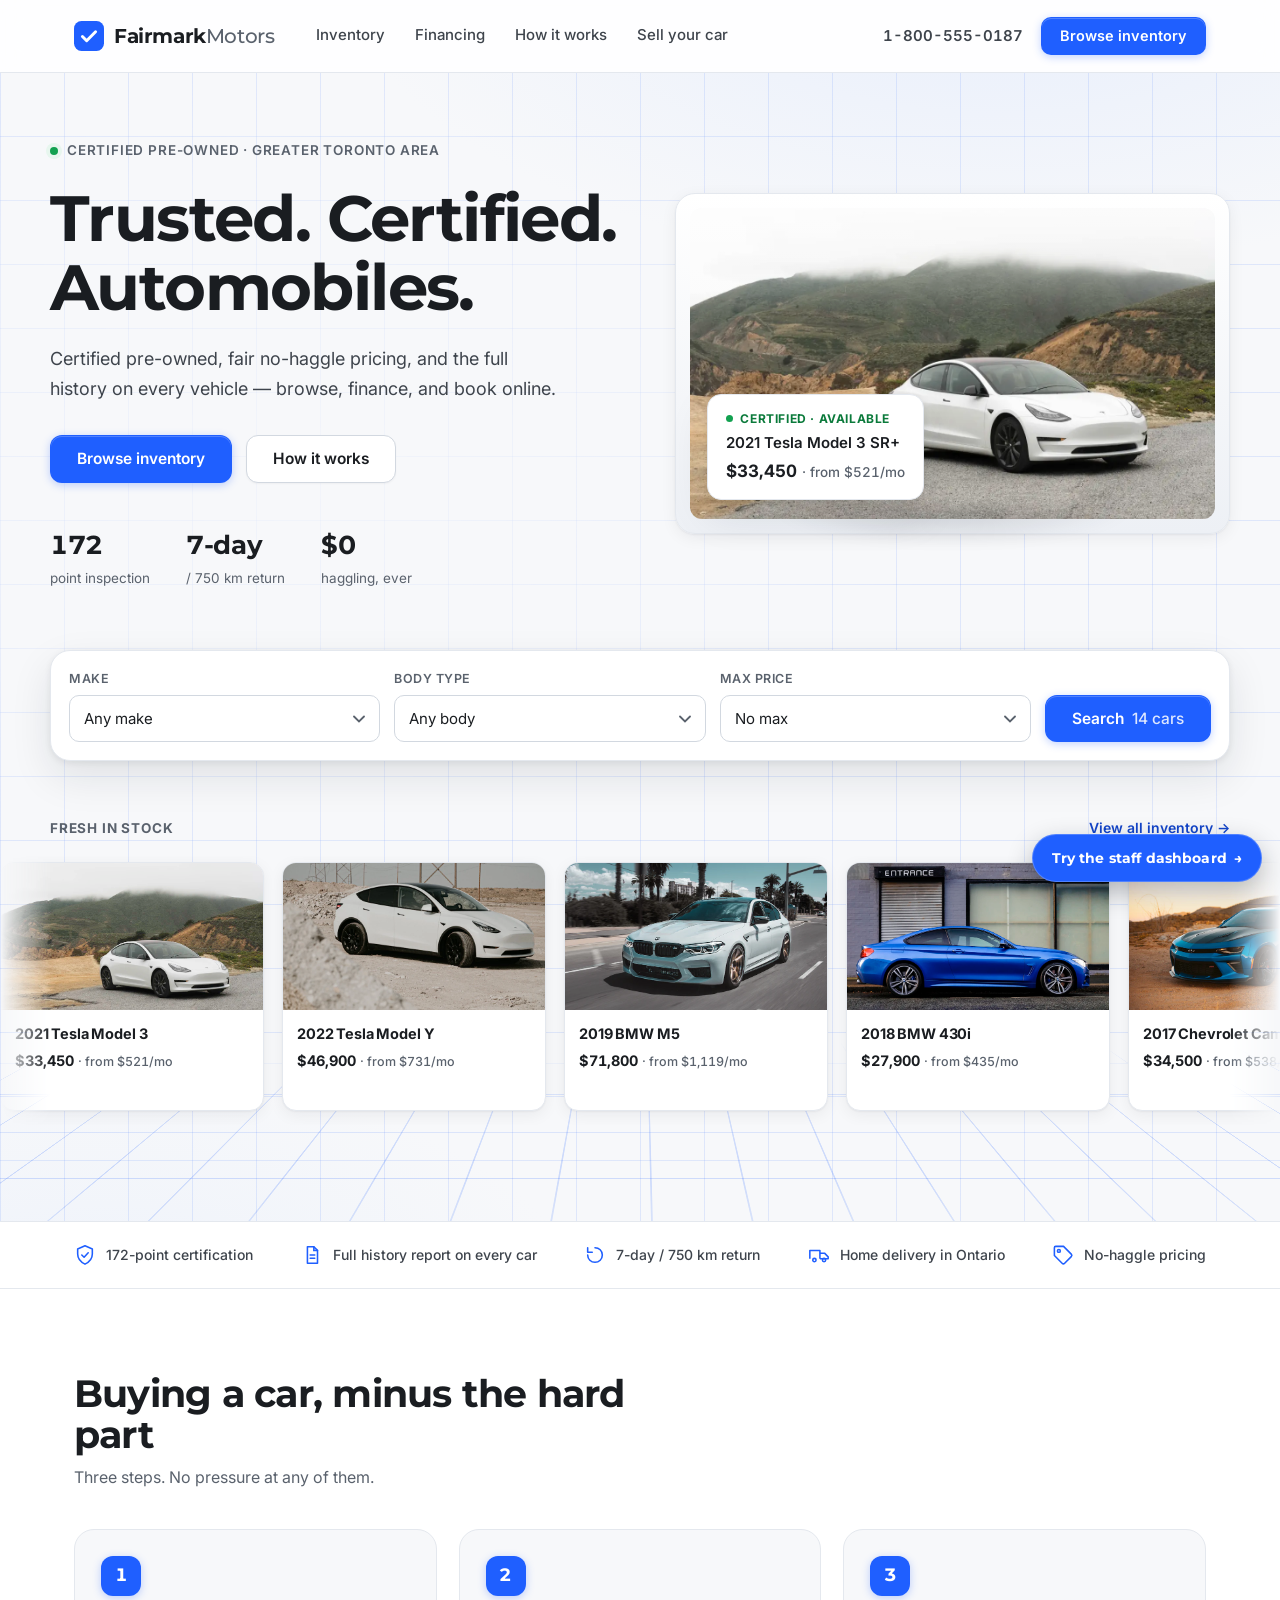
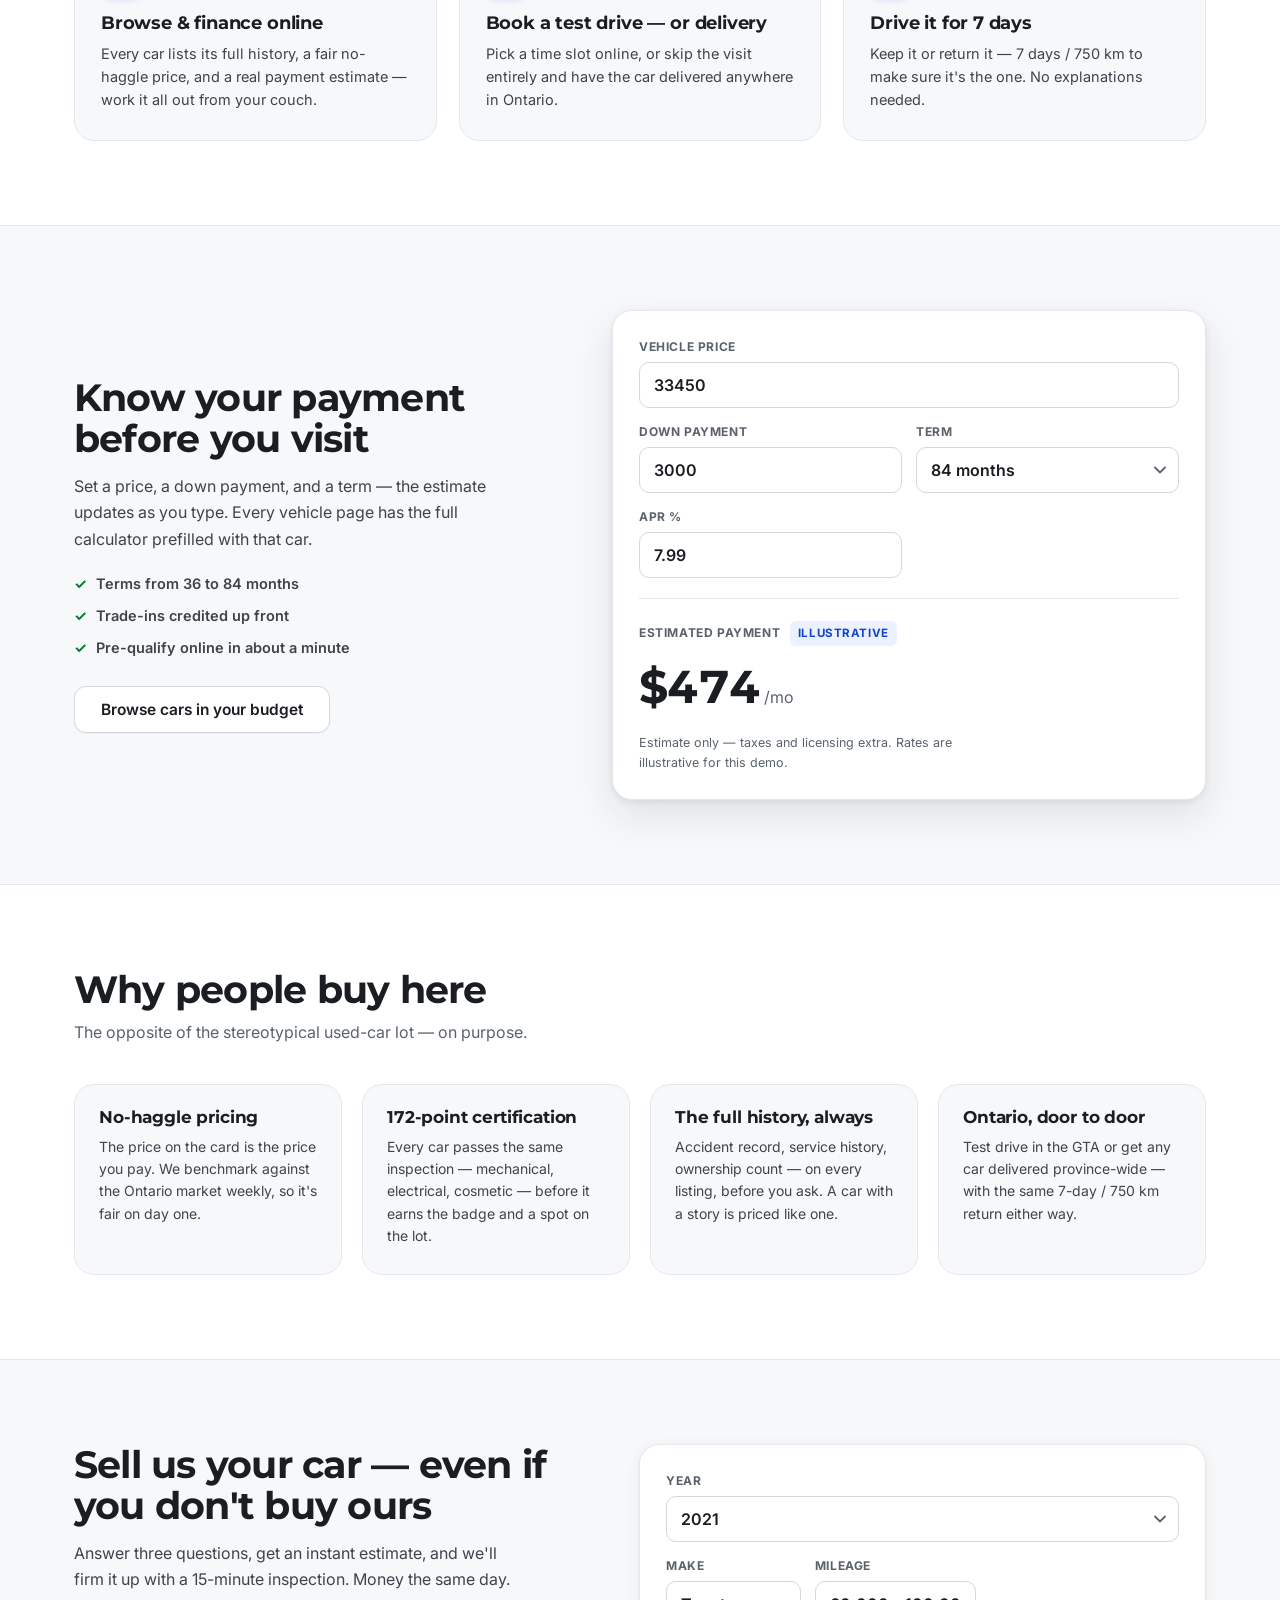
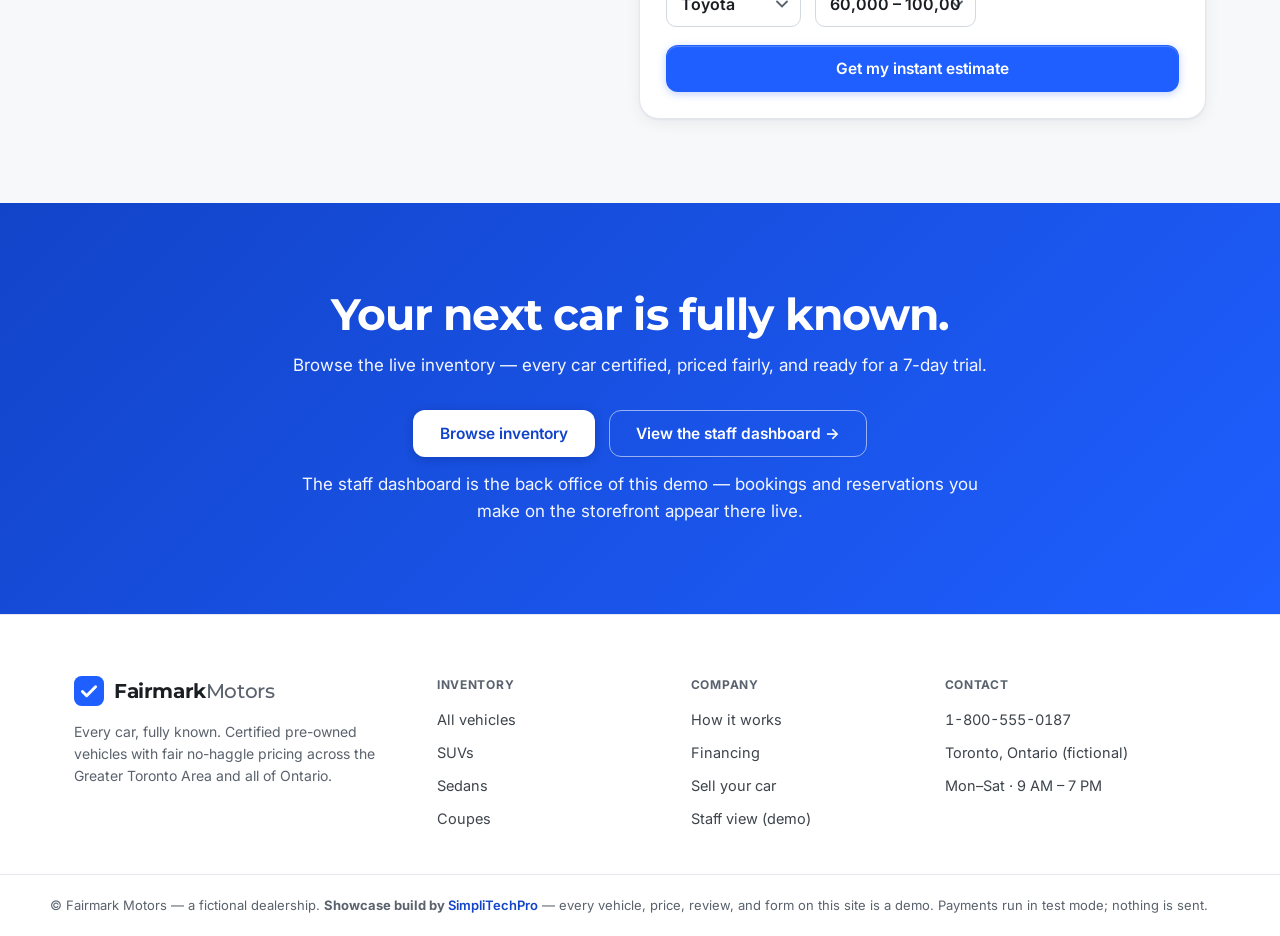
<file: index.html>
<!DOCTYPE html>
<html lang="en-CA">
<head>
<meta charset="UTF-8">
<meta name="viewport" content="width=device-width, initial-scale=1.0">
<meta name="robots" content="noindex, nofollow">
<title>Fairmark Motors — Certified Pre-Owned Cars &amp; SUVs, Ontario | Every Car, Fully Known</title>
<meta name="description" content="Certified pre-owned cars and SUVs in Ontario. Fair no-haggle pricing, full history on every vehicle, financing built in — browse, finance, and book online.">
<link rel="preconnect" href="https://fonts.googleapis.com">
<link rel="preconnect" href="https://fonts.gstatic.com" crossorigin>
<link href="https://fonts.googleapis.com/css2?family=Montserrat:wght@500;600;700;800&family=Inter:wght@400;500;600;700&display=swap" rel="stylesheet">
<link rel="stylesheet" href="css/style.css?v=10">
<link rel="icon" type="image/svg+xml" href='data:image/svg+xml,<svg xmlns="http://www.w3.org/2000/svg" viewBox="0 0 32 32"><rect width="32" height="32" rx="8" fill="%231F5FFF"/><path d="M9 16.5l4.5 4.5L23 11.5" fill="none" stroke="white" stroke-width="3.2" stroke-linecap="round" stroke-linejoin="round"/></svg>'>
</head>
<body>

<!-- ============ NAV ============ -->
<header class="nav" id="top">
  <div class="nav-inner">
    <a class="brand" href="index.html" aria-label="Fairmark Motors home">
      <span class="brand-mark" aria-hidden="true">
        <svg viewBox="0 0 32 32" width="30" height="30"><rect width="32" height="32" rx="8" fill="var(--cobalt)"/><path d="M9 16.5l4.5 4.5L23 11.5" fill="none" stroke="#fff" stroke-width="3.2" stroke-linecap="round" stroke-linejoin="round"/></svg>
      </span>
      <span class="brand-word">Fairmark<em>Motors</em></span>
    </a>
    <nav class="nav-links" aria-label="Primary">
      <a href="shop.html">Inventory</a>
      <a href="#financing">Financing</a>
      <a href="#how">How it works</a>
      <a href="#sell">Sell your car</a>
    </nav>
    <div class="nav-cta">
      <a class="nav-phone" href="tel:+18005550187">1-800-555-0187</a>
      <a class="btn btn-primary btn-sm" href="shop.html">Browse inventory</a>
    </div>
    <button class="nav-burger" id="navBurger" aria-label="Open menu" aria-expanded="false">
      <span></span><span></span><span></span>
    </button>
  </div>
  <div class="nav-drawer" id="navDrawer">
    <a href="shop.html">Inventory</a>
    <a href="#financing">Financing</a>
    <a href="#how">How it works</a>
    <a href="#sell">Sell your car</a>
    <a href="admin.html">Staff dashboard (demo)</a>
    <a class="btn btn-primary" href="shop.html">Browse inventory</a>
  </div>
</header>

<!-- ============ HERO ============ -->
<section class="hero">
  <div class="hero-inner">
    <div class="hero-copy">
      <p class="eyebrow"><span class="dot" aria-hidden="true"></span>Certified pre-owned · Greater Toronto Area</p>
      <h1>Trusted. Certified.<br>Automobiles.</h1>
      <p class="hero-sub">Certified pre-owned, fair no-haggle pricing, and the full history on
        every vehicle — browse, finance, and book online.</p>
      <div class="hero-ctas">
        <a class="btn btn-primary" href="shop.html">Browse inventory</a>
        <a class="btn btn-ghost" href="#how">How it works</a>
      </div>
      <ul class="hero-proof" aria-label="Key assurances">
        <li><strong>172</strong><span>point inspection</span></li>
        <li><strong>7-day</strong><span>/ 750 km return</span></li>
        <li><strong>$0</strong><span>haggling, ever</span></li>
      </ul>
    </div>
    <div class="hero-visual" aria-hidden="true">
      <div class="hero-sweep">
        <img src="images/hero-car.webp" alt="" width="800" height="533" fetchpriority="high">
      </div>
      <div class="hero-chip">
        <span class="chip-status"><i></i>Certified · Available</span>
        <span class="chip-title">2021 Tesla Model 3 SR+</span>
        <span class="chip-price">$33,450 <em>· from $521/mo</em></span>
      </div>
    </div>
  </div>

  <!-- quick search card (wired to the shop page at M2) -->
  <form class="hero-search" action="shop.html" method="get" aria-label="Quick inventory search">
    <div class="hs-field">
      <label for="hsMake">Make</label>
      <select id="hsMake" name="make">
        <option value="">Any make</option>
        <option>Toyota</option><option>Honda</option><option>Mazda</option><option>Lexus</option>
        <option>Tesla</option><option>Ford</option><option>Hyundai</option><option>BMW</option>
      </select>
    </div>
    <div class="hs-field">
      <label for="hsBody">Body type</label>
      <select id="hsBody" name="body">
        <option value="">Any body</option>
        <option>SUV</option><option>Sedan</option><option>Truck</option><option>Hatchback</option>
      </select>
    </div>
    <div class="hs-field">
      <label for="hsBudget">Max price</label>
      <select id="hsBudget" name="max">
        <option value="">No max</option>
        <option value="25000">$25,000</option>
        <option value="35000">$35,000</option>
        <option value="45000">$45,000</option>
        <option value="60000">$60,000</option>
      </select>
    </div>
    <button class="btn btn-primary" type="submit">Search <span class="hs-count">14 cars</span></button>
  </form>

  <!-- scrolling inventory row -->
  <div class="home-row">
    <div class="hr-head">
      <span class="hr-title">Fresh in stock</span>
      <a class="hr-all" href="shop.html">View all inventory →</a>
    </div>
    <div class="hr-wrap" aria-label="Current inventory (scrolling)">
      <div class="hr-track" id="homeRow"></div>
    </div>
  </div>
</section>

<!-- ============ TRUST BAR ============ -->
<section class="trust" aria-label="Why buy from Fairmark">
  <div class="trust-inner">
    <div class="trust-item">
      <svg viewBox="0 0 24 24" aria-hidden="true"><path d="M12 2l8 3.5V11c0 5-3.4 8.8-8 11-4.6-2.2-8-6-8-11V5.5L12 2z" fill="none" stroke="currentColor" stroke-width="1.7" stroke-linejoin="round"/><path d="M8.5 12l2.5 2.5L15.5 9.5" fill="none" stroke="currentColor" stroke-width="1.7" stroke-linecap="round" stroke-linejoin="round"/></svg>
      <span>172-point certification</span>
    </div>
    <div class="trust-item">
      <svg viewBox="0 0 24 24" aria-hidden="true"><path d="M7 3h7l4 4v14H7z" fill="none" stroke="currentColor" stroke-width="1.7" stroke-linejoin="round"/><path d="M14 3v4h4M10 12h5M10 15.5h5" fill="none" stroke="currentColor" stroke-width="1.7" stroke-linecap="round"/></svg>
      <span>Full history report on every car</span>
    </div>
    <div class="trust-item">
      <svg viewBox="0 0 24 24" aria-hidden="true"><path d="M4 12a8 8 0 108-8" fill="none" stroke="currentColor" stroke-width="1.7" stroke-linecap="round"/><path d="M4 4v5h5" fill="none" stroke="currentColor" stroke-width="1.7" stroke-linecap="round" stroke-linejoin="round"/></svg>
      <span>7-day / 750 km return</span>
    </div>
    <div class="trust-item">
      <svg viewBox="0 0 24 24" aria-hidden="true"><path d="M2 16V7h11v9M13 10h5l4 4v2h-9" fill="none" stroke="currentColor" stroke-width="1.7" stroke-linejoin="round"/><circle cx="7" cy="17.5" r="1.8" fill="none" stroke="currentColor" stroke-width="1.7"/><circle cx="17.5" cy="17.5" r="1.8" fill="none" stroke="currentColor" stroke-width="1.7"/></svg>
      <span>Home delivery in Ontario</span>
    </div>
    <div class="trust-item">
      <svg viewBox="0 0 24 24" aria-hidden="true"><path d="M12.6 2.6L21 11a2 2 0 010 2.8L13.8 21a2 2 0 01-2.8 0L2.6 12.6V4a1.4 1.4 0 011.4-1.4h8.6z" fill="none" stroke="currentColor" stroke-width="1.7" stroke-linejoin="round"/><circle cx="7.5" cy="7.5" r="1.6" fill="none" stroke="currentColor" stroke-width="1.7"/></svg>
      <span>No-haggle pricing</span>
    </div>
  </div>
</section>

<!-- ============ HOW IT WORKS ============ -->
<section class="how" id="how">
  <div class="how-inner">
    <div class="sec-head">
      <h2>Buying a car, minus the hard part</h2>
      <p>Three steps. No pressure at any of them.</p>
    </div>
    <ol class="how-steps">
      <li class="how-step">
        <span class="how-n num" aria-hidden="true">1</span>
        <h3>Browse &amp; finance online</h3>
        <p>Every car lists its full history, a fair no-haggle price, and a real payment
          estimate — work it all out from your couch.</p>
      </li>
      <li class="how-step">
        <span class="how-n num" aria-hidden="true">2</span>
        <h3>Book a test drive — or delivery</h3>
        <p>Pick a time slot online, or skip the visit entirely and have the car
          delivered anywhere in Ontario.</p>
      </li>
      <li class="how-step">
        <span class="how-n num" aria-hidden="true">3</span>
        <h3>Drive it for 7 days</h3>
        <p>Keep it or return it — 7 days / 750&nbsp;km to make sure it's the one.
          No explanations needed.</p>
      </li>
    </ol>
  </div>
</section>

<!-- ============ FINANCING TEASER ============ -->
<section class="fin" id="financing">
  <div class="fin-inner">
    <div class="fin-copy">
      <h2>Know your payment before you visit</h2>
      <p>Set a price, a down payment, and a term — the estimate updates as you type.
        Every vehicle page has the full calculator prefilled with that car.</p>
      <ul class="fin-points">
        <li>Terms from 36 to 84 months</li>
        <li>Trade-ins credited up front</li>
        <li>Pre-qualify online in about a minute</li>
      </ul>
      <a class="btn btn-ghost" href="shop.html">Browse cars in your budget</a>
    </div>
    <form class="fin-calc" aria-label="Quick payment estimate">
      <div class="fin-fields">
        <label class="c-field"><span>Vehicle price</span>
          <input id="fcPrice" type="number" inputmode="numeric" value="33450" min="0" step="500"></label>
        <label class="c-field"><span>Down payment</span>
          <input id="fcDown" type="number" inputmode="numeric" value="3000" min="0" step="500"></label>
        <label class="c-field"><span>Term</span>
          <select id="fcTerm">
            <option value="36">36 months</option><option value="48">48 months</option>
            <option value="60">60 months</option><option value="72">72 months</option>
            <option value="84" selected>84 months</option>
          </select></label>
        <label class="c-field"><span>APR %</span>
          <input id="fcApr" type="number" inputmode="decimal" value="7.99" min="0" max="30" step="0.25"></label>
      </div>
      <div class="fin-out">
        <span class="co-label">Estimated payment <span class="calc-demo">Illustrative</span></span>
        <p class="co-monthly"><span class="num" id="fcMonthly">$521</span><em>/mo</em></p>
        <p class="fin-note">Estimate only — taxes and licensing extra. Rates are illustrative for this demo.</p>
      </div>
    </form>
  </div>
</section>

<!-- ============ WHY FAIRMARK ============ -->
<section class="why">
  <div class="why-inner">
    <div class="sec-head">
      <h2>Why people buy here</h2>
      <p>The opposite of the stereotypical used-car lot — on purpose.</p>
    </div>
    <div class="why-grid">
      <div class="why-card">
        <h3>No-haggle pricing</h3>
        <p>The price on the card is the price you pay. We benchmark against the
          Ontario market weekly, so it's fair on day one.</p>
      </div>
      <div class="why-card">
        <h3>172-point certification</h3>
        <p>Every car passes the same inspection — mechanical, electrical, cosmetic —
          before it earns the badge and a spot on the lot.</p>
      </div>
      <div class="why-card">
        <h3>The full history, always</h3>
        <p>Accident record, service history, ownership count — on every listing,
          before you ask. A car with a story is priced like one.</p>
      </div>
      <div class="why-card">
        <h3>Ontario, door to door</h3>
        <p>Test drive in the GTA or get any car delivered province-wide — with the
          same 7-day / 750&nbsp;km return either way.</p>
      </div>
    </div>
  </div>
</section>

<!-- ============ SELL / TRADE ============ -->
<section class="sell" id="sell">
  <div class="sell-inner">
    <div class="sell-copy">
      <h2>Sell us your car — even if you don't buy ours</h2>
      <p>Answer three questions, get an instant estimate, and we'll firm it up with a
        15-minute inspection. Money the same day.</p>
    </div>
    <form class="sell-widget" aria-label="Instant offer estimate (demo)">
      <div class="sell-fields">
        <label class="c-field"><span>Year</span>
          <select id="soYear"></select></label>
        <label class="c-field"><span>Make</span>
          <select id="soMake">
            <option>Toyota</option><option>Honda</option><option>Mazda</option><option>Hyundai</option>
            <option>Ford</option><option>Chevrolet</option><option>BMW</option><option>Mercedes-Benz</option>
            <option>Tesla</option><option>Other</option>
          </select></label>
        <label class="c-field"><span>Mileage</span>
          <select id="soKm">
            <option value="40000">Under 60,000 km</option>
            <option value="80000" selected>60,000 – 100,000 km</option>
            <option value="120000">100,000 – 140,000 km</option>
            <option value="170000">140,000 km +</option>
          </select></label>
      </div>
      <button class="btn btn-primary" type="submit" id="soGo">Get my instant estimate</button>
      <div class="sell-result" id="soResult" hidden>
        <span class="co-label">Illustrative offer range <span class="calc-demo">Demo</span></span>
        <p class="sell-range num" id="soRange">$14,200 – $16,100</p>
        <p class="fin-note">A real offer would follow a quick inspection. This demo estimate just landed
          in the <a href="admin.html">staff dashboard</a> as a lead.</p>
      </div>
    </form>
  </div>
</section>

<!-- ============ CLOSING CTA ============ -->
<section class="closing">
  <div class="closing-inner">
    <h2>Your next car is fully known.</h2>
    <p>Browse the live inventory — every car certified, priced fairly, and ready for a
      7-day trial.</p>
    <div class="closing-ctas">
      <a class="btn btn-primary" href="shop.html">Browse inventory</a>
      <a class="btn btn-ghost" href="admin.html">View the staff dashboard →</a>
    </div>
    <p class="closing-note">The staff dashboard is the back office of this demo — bookings and
      reservations you make on the storefront appear there live.</p>
  </div>
</section>

<!-- ============ FOOTER ============ -->
<footer class="footer">
  <div class="footer-inner">
    <div class="foot-brand">
      <a class="brand" href="index.html" aria-label="Fairmark Motors home">
        <span class="brand-mark" aria-hidden="true">
          <svg viewBox="0 0 32 32" width="30" height="30"><rect width="32" height="32" rx="8" fill="var(--cobalt)"/><path d="M9 16.5l4.5 4.5L23 11.5" fill="none" stroke="#fff" stroke-width="3.2" stroke-linecap="round" stroke-linejoin="round"/></svg>
        </span>
        <span class="brand-word">Fairmark<em>Motors</em></span>
      </a>
      <p>Every car, fully known. Certified pre-owned vehicles with fair no-haggle
        pricing across the Greater Toronto Area and all of Ontario.</p>
    </div>
    <nav class="foot-col" aria-label="Inventory">
      <strong>Inventory</strong>
      <a href="shop.html">All vehicles</a>
      <a href="shop.html?body=SUV">SUVs</a>
      <a href="shop.html?body=Sedan">Sedans</a>
      <a href="shop.html?body=Coupe">Coupes</a>
    </nav>
    <nav class="foot-col" aria-label="Company">
      <strong>Company</strong>
      <a href="#how">How it works</a>
      <a href="#financing">Financing</a>
      <a href="#sell">Sell your car</a>
      <a href="admin.html">Staff view (demo)</a>
    </nav>
    <div class="foot-col" aria-label="Contact">
      <strong>Contact</strong>
      <a href="tel:+18005550187" class="num">1-800-555-0187</a>
      <span>Toronto, Ontario (fictional)</span>
      <span>Mon–Sat · 9 AM – 7 PM</span>
    </div>
  </div>
  <div class="foot-legal">
    <p>© Fairmark Motors — a fictional dealership. <strong>Showcase build by
      <a href="https://simplitechpro.com" rel="noopener">SimpliTechPro</a></strong> — every vehicle,
      price, review, and form on this site is a demo. Payments run in test mode; nothing is sent.</p>
  </div>
</footer>

<a class="admin-pill" href="admin.html">Try the staff dashboard <span aria-hidden="true">→</span></a>

<script src="js/data.js?v=2"></script>
<script src="js/main.js?v=4"></script>
</body>
</html>
</file>
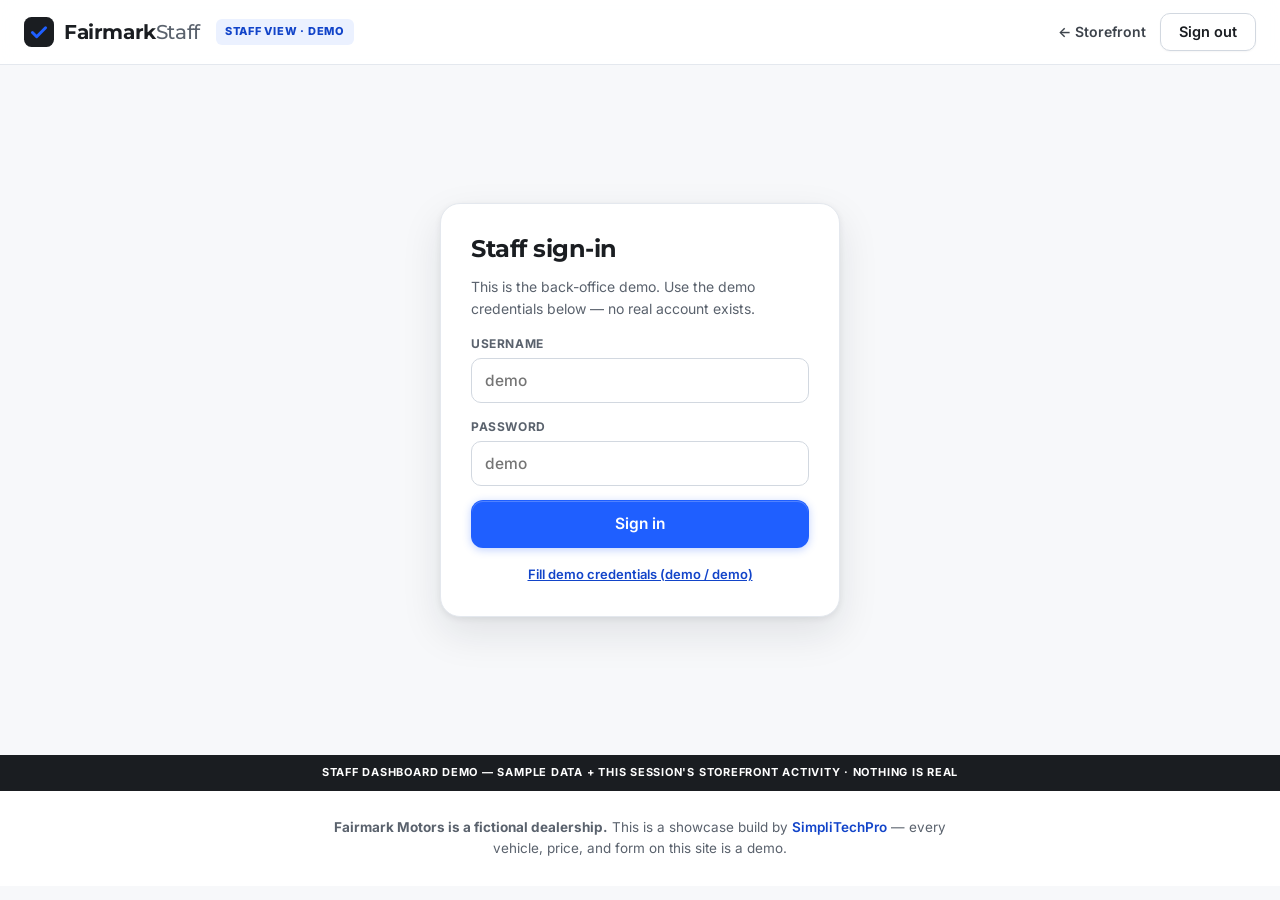
<file: admin.html>
<!DOCTYPE html>
<html lang="en-CA">
<head>
<meta charset="UTF-8">
<meta name="viewport" content="width=device-width, initial-scale=1.0">
<meta name="robots" content="noindex, nofollow">
<title>Staff Dashboard (Demo) — Fairmark Motors</title>
<meta name="description" content="Demo staff dashboard for the Fairmark Motors showcase build — sample data only.">
<link rel="preconnect" href="https://fonts.googleapis.com">
<link rel="preconnect" href="https://fonts.gstatic.com" crossorigin>
<link href="https://fonts.googleapis.com/css2?family=Montserrat:wght@500;600;700;800&family=Inter:wght@400;500;600;700&display=swap" rel="stylesheet">
<link rel="stylesheet" href="css/style.css?v=10">
<link rel="icon" type="image/svg+xml" href='data:image/svg+xml,<svg xmlns="http://www.w3.org/2000/svg" viewBox="0 0 32 32"><rect width="32" height="32" rx="8" fill="%231A1D21"/><path d="M9 16.5l4.5 4.5L23 11.5" fill="none" stroke="%231F5FFF" stroke-width="3.2" stroke-linecap="round" stroke-linejoin="round"/></svg>'>
</head>
<body class="adm-body">

<!-- ============ ADMIN TOP BAR ============ -->
<header class="adm-top">
  <div class="adm-top-inner">
    <a class="brand" href="index.html" aria-label="Fairmark Motors home">
      <span class="brand-mark" aria-hidden="true">
        <svg viewBox="0 0 32 32" width="30" height="30"><rect width="32" height="32" rx="8" fill="var(--ink)"/><path d="M9 16.5l4.5 4.5L23 11.5" fill="none" stroke="var(--cobalt)" stroke-width="3.2" stroke-linecap="round" stroke-linejoin="round"/></svg>
      </span>
      <span class="brand-word">Fairmark<em>Staff</em></span>
    </a>
    <span class="adm-badge">Staff view · Demo</span>
    <div class="adm-top-right">
      <a class="adm-back" href="index.html">← Storefront</a>
      <button class="btn btn-ghost btn-sm" id="admSignOut" hidden>Sign out</button>
    </div>
  </div>
</header>

<!-- ============ LOGIN (fake gate) ============ -->
<main class="adm-login" id="admLogin">
  <form class="adm-login-card" id="admLoginForm">
    <h1>Staff sign-in</h1>
    <p class="adm-login-sub">This is the back-office demo. Use the demo credentials below — no real
      account exists.</p>
    <label class="adm-field">Username
      <input id="admUser" type="text" autocomplete="off" placeholder="demo">
    </label>
    <label class="adm-field">Password
      <input id="admPass" type="password" autocomplete="off" placeholder="demo">
    </label>
    <p class="wz-err" id="admLoginErr" hidden></p>
    <button class="btn btn-primary" type="submit">Sign in</button>
    <button class="wz-fill" type="button" id="admFill">Fill demo credentials (demo / demo)</button>
  </form>
</main>

<!-- ============ CONSOLE ============ -->
<div class="adm-app" id="admApp" hidden>
  <nav class="adm-side" aria-label="Dashboard sections">
    <button class="adm-tab is-on" data-panel="dash">
      <svg viewBox="0 0 24 24" aria-hidden="true"><rect x="3" y="3" width="8" height="8" rx="2" fill="none" stroke="currentColor" stroke-width="1.8"/><rect x="13" y="3" width="8" height="8" rx="2" fill="none" stroke="currentColor" stroke-width="1.8"/><rect x="3" y="13" width="8" height="8" rx="2" fill="none" stroke="currentColor" stroke-width="1.8"/><rect x="13" y="13" width="8" height="8" rx="2" fill="none" stroke="currentColor" stroke-width="1.8"/></svg>
      Dashboard</button>
    <button class="adm-tab" data-panel="inv">
      <svg viewBox="0 0 24 24" aria-hidden="true"><path d="M4 16l2.4-5.4A2 2 0 018.2 9.4h7.6a2 2 0 011.8 1.2L20 16M4 16h16v3.4a1 1 0 01-1 1H5a1 1 0 01-1-1V16z" fill="none" stroke="currentColor" stroke-width="1.8" stroke-linejoin="round"/><circle cx="7.5" cy="18" r=".9" fill="currentColor"/><circle cx="16.5" cy="18" r=".9" fill="currentColor"/></svg>
      Inventory <em class="adm-count" id="cInv"></em></button>
    <button class="adm-tab" data-panel="leads">
      <svg viewBox="0 0 24 24" aria-hidden="true"><circle cx="12" cy="8" r="3.6" fill="none" stroke="currentColor" stroke-width="1.8"/><path d="M5 20c.8-3.6 3.6-5.4 7-5.4s6.2 1.8 7 5.4" fill="none" stroke="currentColor" stroke-width="1.8" stroke-linecap="round"/></svg>
      Leads <em class="adm-count" id="cLeads"></em></button>
    <button class="adm-tab" data-panel="book">
      <svg viewBox="0 0 24 24" aria-hidden="true"><rect x="3.5" y="5" width="17" height="15.5" rx="2.5" fill="none" stroke="currentColor" stroke-width="1.8"/><path d="M3.5 9.5h17M8 3v4M16 3v4" fill="none" stroke="currentColor" stroke-width="1.8" stroke-linecap="round"/></svg>
      Bookings <em class="adm-count" id="cBook"></em></button>
    <button class="adm-tab adm-tab--reset" id="admReset">
      <svg viewBox="0 0 24 24" aria-hidden="true"><path d="M4 12a8 8 0 108-8" fill="none" stroke="currentColor" stroke-width="1.8" stroke-linecap="round"/><path d="M4 4v5h5" fill="none" stroke="currentColor" stroke-width="1.8" stroke-linecap="round" stroke-linejoin="round"/></svg>
      Reset demo data</button>
  </nav>

  <main class="adm-main">
    <!-- DASHBOARD -->
    <section class="adm-panel" id="panel-dash">
      <h1 class="adm-h1">Dashboard</h1>
      <p class="adm-sub">Sample figures plus everything the storefront sent this session.</p>
      <div class="kpis" id="kpis"></div>
      <div class="adm-duo">
        <div class="adm-card">
          <div class="adm-card-head">
            <strong>Cars sold — last 8 weeks</strong>
            <span class="adm-chip-lite">Sample data</span>
          </div>
          <div id="soldChart"></div>
        </div>
        <div class="adm-card">
          <div class="adm-card-head">
            <strong>Live from the storefront</strong>
            <span class="adm-chip-live">This session</span>
          </div>
          <ul class="adm-feed" id="liveFeed"></ul>
        </div>
      </div>
    </section>

    <!-- INVENTORY -->
    <section class="adm-panel" id="panel-inv" hidden>
      <div class="adm-panel-head">
        <div>
          <h1 class="adm-h1">Inventory</h1>
          <p class="adm-sub" id="invSub"></p>
        </div>
        <button class="btn btn-primary btn-sm" id="admAdd">+ Add vehicle</button>
      </div>
      <div class="adm-tablewrap">
        <table class="adm-table" id="invTable">
          <thead><tr>
            <th>Vehicle</th><th class="num">Price</th><th class="num">Mileage</th>
            <th>Status</th><th class="adm-actions-col"><span class="sr-only">Actions</span></th>
          </tr></thead>
          <tbody></tbody>
        </table>
      </div>
    </section>

    <!-- LEADS -->
    <section class="adm-panel" id="panel-leads" hidden>
      <h1 class="adm-h1">Leads</h1>
      <p class="adm-sub">Enquiries from the storefront land here the moment they happen.</p>
      <div class="adm-tablewrap">
        <table class="adm-table" id="leadsTable">
          <thead><tr>
            <th>Name</th><th>Vehicle of interest</th><th>Source</th><th>Received</th>
            <th>Status</th><th class="adm-actions-col"><span class="sr-only">Actions</span></th>
          </tr></thead>
          <tbody></tbody>
        </table>
      </div>
    </section>

    <!-- BOOKINGS -->
    <section class="adm-panel" id="panel-book" hidden>
      <h1 class="adm-h1">Bookings</h1>
      <p class="adm-sub">Test drives and deposit reservations — storefront bookings appear instantly.</p>
      <div class="adm-tablewrap">
        <table class="adm-table" id="bookTable">
          <thead><tr>
            <th>Type</th><th>Vehicle</th><th>When / hold</th><th>Customer</th><th>Status</th>
          </tr></thead>
          <tbody></tbody>
        </table>
      </div>
    </section>
  </main>
</div>

<div class="adm-banner">STAFF DASHBOARD DEMO — SAMPLE DATA + THIS SESSION'S STOREFRONT ACTIVITY · NOTHING IS REAL</div>

<footer class="footer-lite adm-footer">
  <p><strong>Fairmark Motors is a fictional dealership.</strong> This is a showcase build by
    <a href="https://simplitechpro.com" rel="noopener">SimpliTechPro</a> — every vehicle, price, and form on this site is a demo.</p>
</footer>

<script src="js/data.js?v=2"></script>
<script src="js/admin.js?v=1"></script>
</body>
</html>
</file>
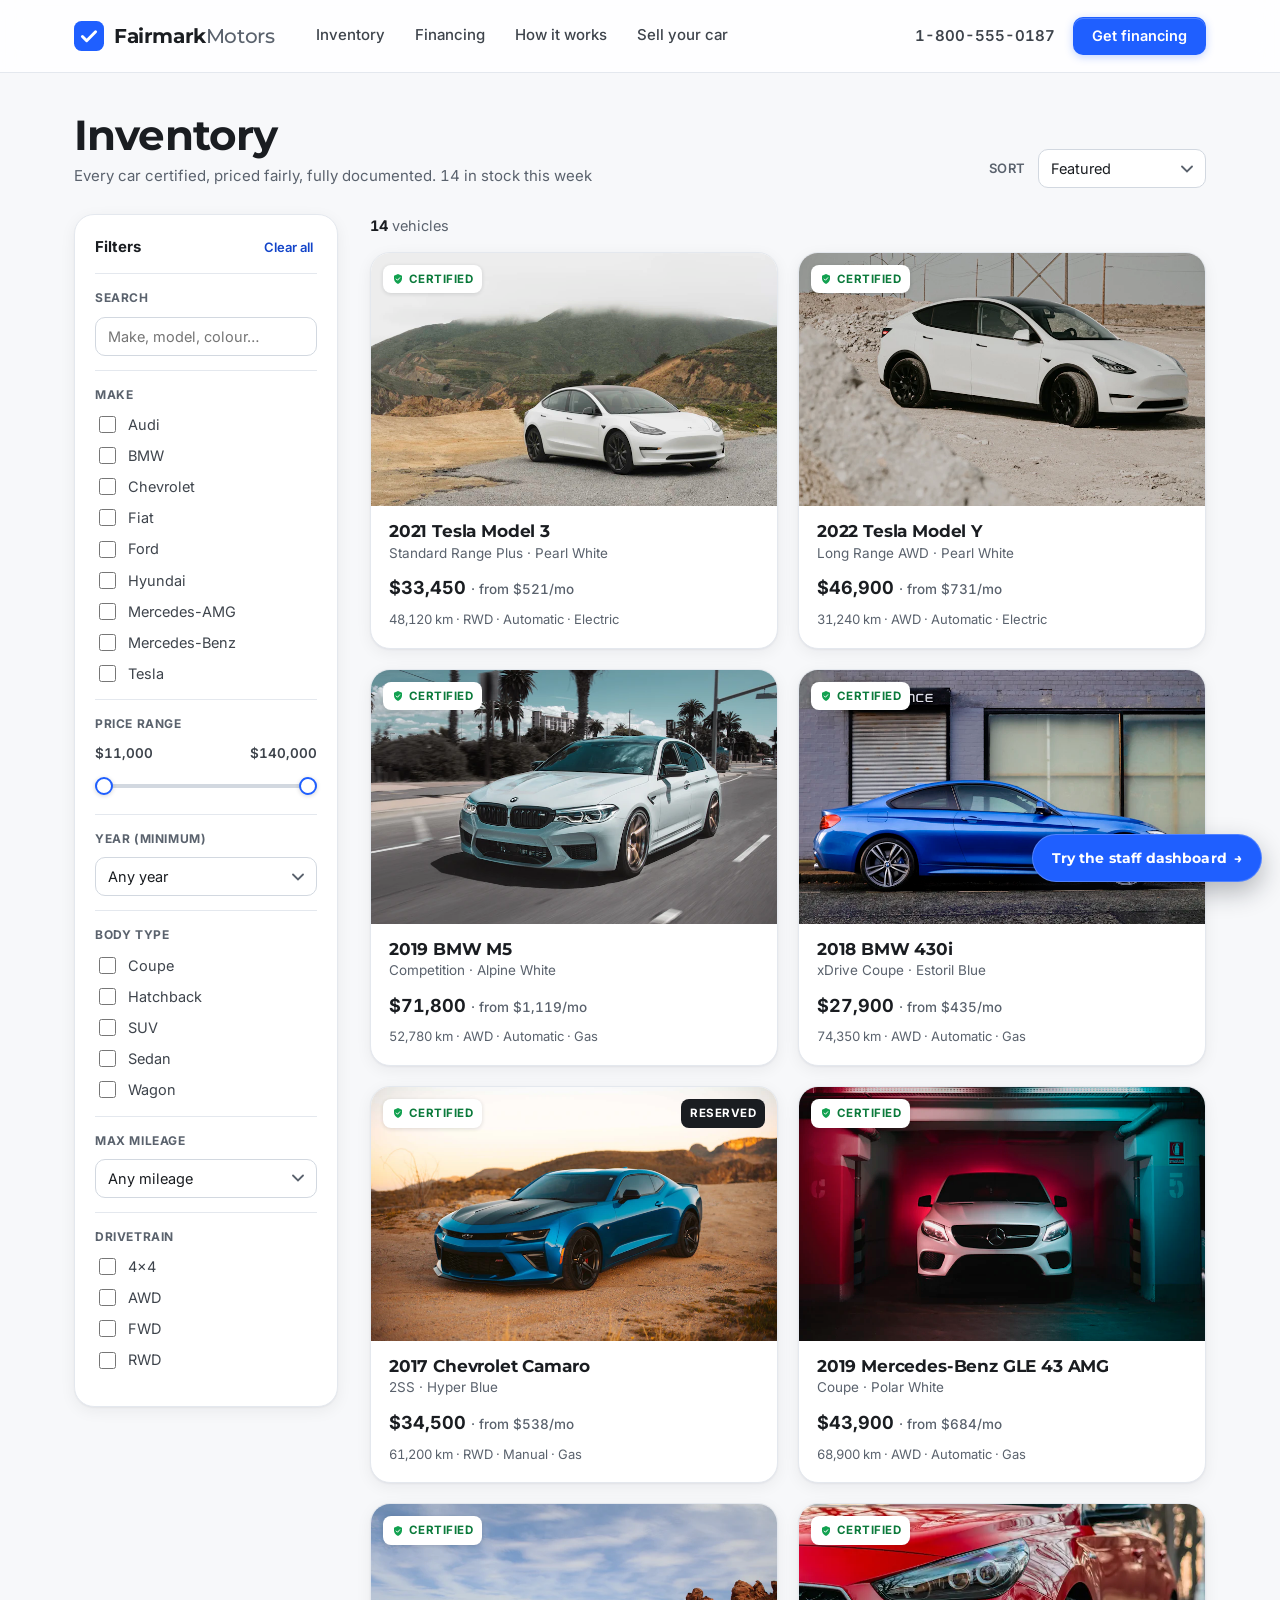
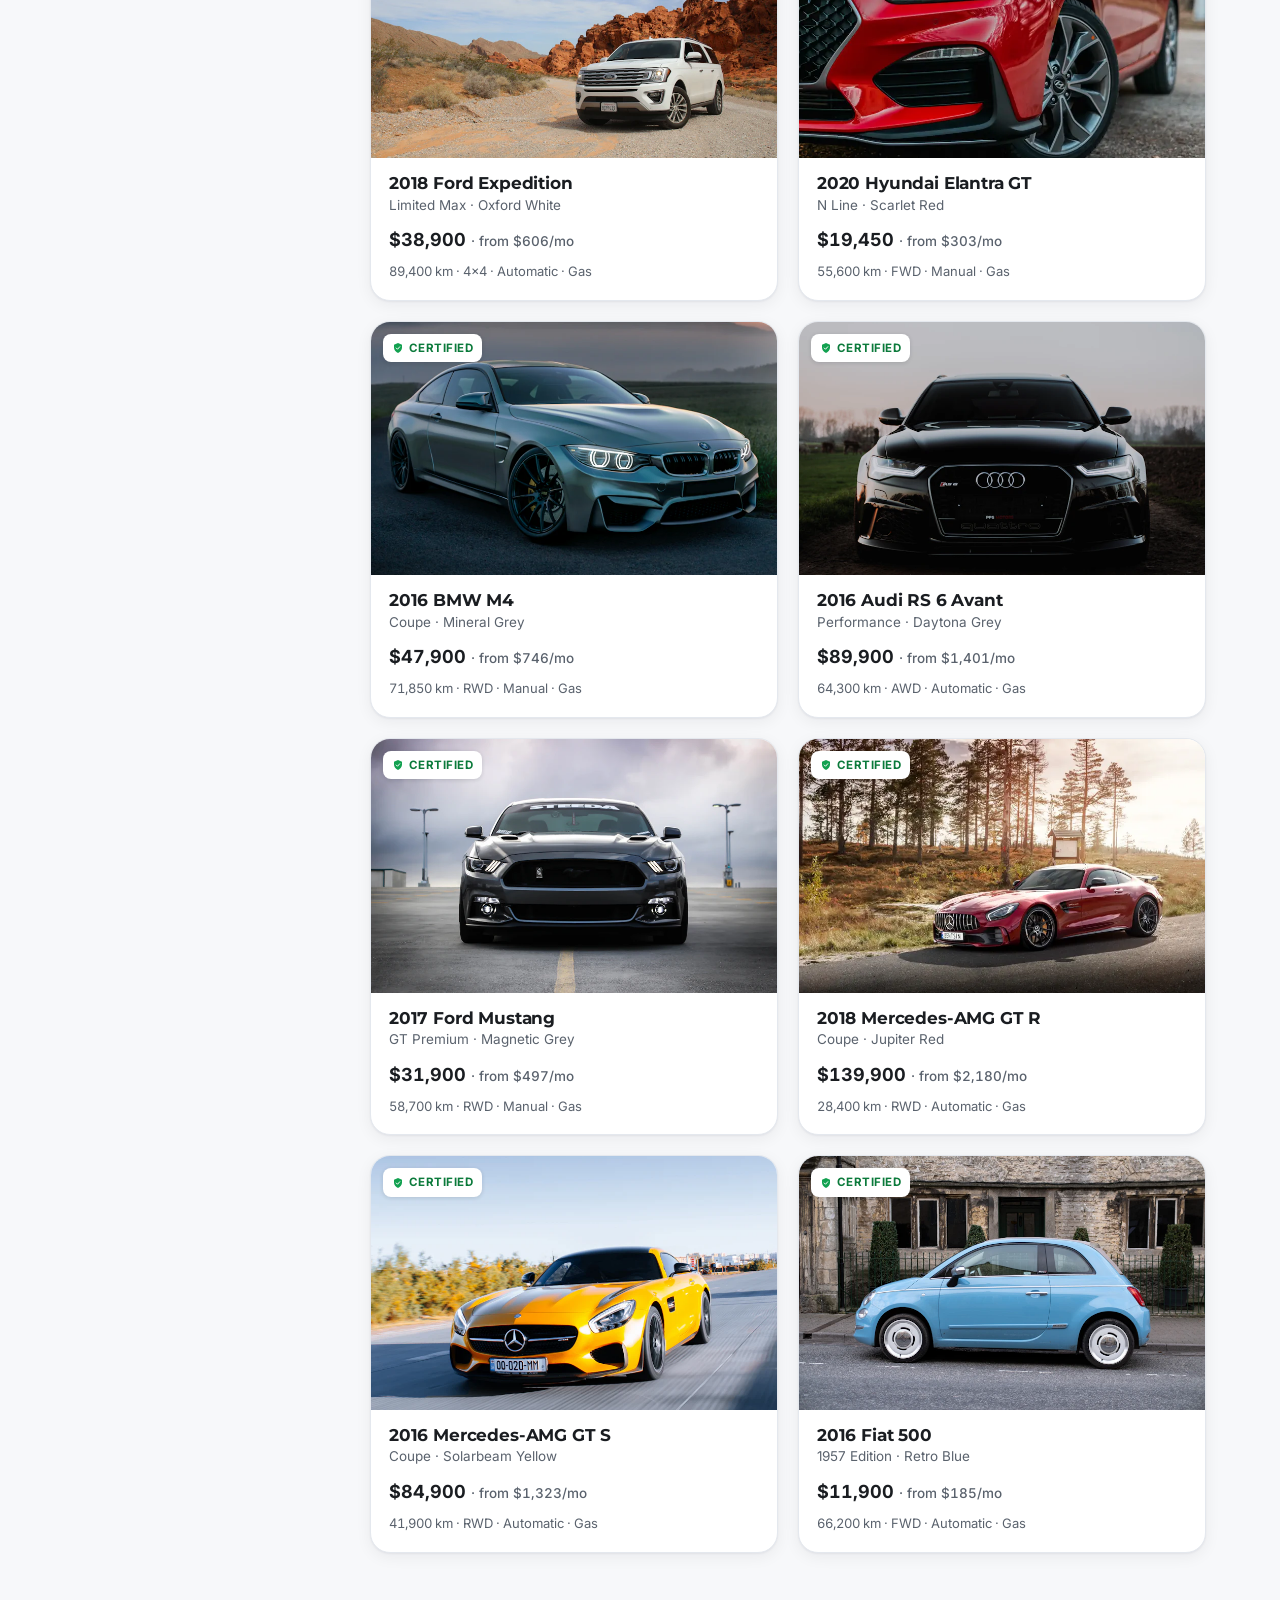
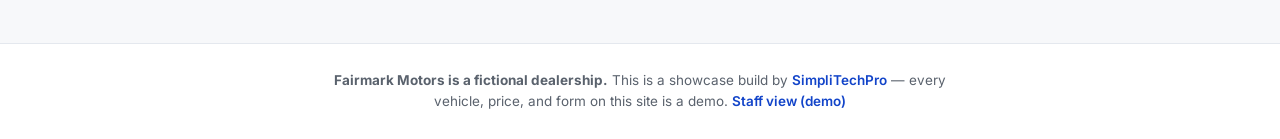
<file: shop.html>
<!DOCTYPE html>
<html lang="en-CA">
<head>
<meta charset="UTF-8">
<meta name="viewport" content="width=device-width, initial-scale=1.0">
<meta name="robots" content="noindex, nofollow">
<title>Inventory — Fairmark Motors | Certified Pre-Owned Cars &amp; SUVs</title>
<meta name="description" content="Browse Fairmark Motors certified pre-owned inventory. Instant filters, fair no-haggle prices, financing built in.">
<link rel="preconnect" href="https://fonts.googleapis.com">
<link rel="preconnect" href="https://fonts.gstatic.com" crossorigin>
<link href="https://fonts.googleapis.com/css2?family=Montserrat:wght@500;600;700;800&family=Inter:wght@400;500;600;700&display=swap" rel="stylesheet">
<link rel="stylesheet" href="css/style.css?v=10">
<link rel="icon" type="image/svg+xml" href='data:image/svg+xml,<svg xmlns="http://www.w3.org/2000/svg" viewBox="0 0 32 32"><rect width="32" height="32" rx="8" fill="%231F5FFF"/><path d="M9 16.5l4.5 4.5L23 11.5" fill="none" stroke="white" stroke-width="3.2" stroke-linecap="round" stroke-linejoin="round"/></svg>'>
</head>
<body class="page-shop">

<header class="nav" id="top">
  <div class="nav-inner">
    <a class="brand" href="index.html" aria-label="Fairmark Motors home">
      <span class="brand-mark" aria-hidden="true">
        <svg viewBox="0 0 32 32" width="30" height="30"><rect width="32" height="32" rx="8" fill="var(--cobalt)"/><path d="M9 16.5l4.5 4.5L23 11.5" fill="none" stroke="#fff" stroke-width="3.2" stroke-linecap="round" stroke-linejoin="round"/></svg>
      </span>
      <span class="brand-word">Fairmark<em>Motors</em></span>
    </a>
    <nav class="nav-links" aria-label="Primary">
      <a href="shop.html" aria-current="page">Inventory</a>
      <a href="index.html#financing">Financing</a>
      <a href="index.html#how">How it works</a>
      <a href="index.html#sell">Sell your car</a>
    </nav>
    <div class="nav-cta">
      <a class="nav-phone" href="tel:+18005550187">1-800-555-0187</a>
      <a class="btn btn-primary btn-sm" href="index.html#financing">Get financing</a>
    </div>
    <button class="nav-burger" id="navBurger" aria-label="Open menu" aria-expanded="false">
      <span></span><span></span><span></span>
    </button>
  </div>
  <div class="nav-drawer" id="navDrawer">
    <a href="shop.html">Inventory</a>
    <a href="index.html#financing">Financing</a>
    <a href="index.html#how">How it works</a>
    <a href="index.html#sell">Sell your car</a>
    <a href="admin.html">Staff dashboard (demo)</a>
    <a class="btn btn-primary" href="index.html#financing">Get financing</a>
  </div>
</header>

<main class="shop">
  <div class="shop-head">
    <div>
      <h1>Inventory</h1>
      <p class="shop-sub">Every car certified, priced fairly, fully documented. <span class="num" id="headCount"></span></p>
    </div>
    <div class="shop-tools">
      <button class="btn btn-ghost btn-sm shop-filter-toggle" id="filterToggle" aria-expanded="false">
        <svg viewBox="0 0 24 24" width="16" height="16" aria-hidden="true"><path d="M4 6h16M7 12h10M10 18h4" fill="none" stroke="currentColor" stroke-width="2" stroke-linecap="round"/></svg>
        Filters
      </button>
      <label class="sort-label" for="sortSel">Sort</label>
      <select id="sortSel" class="sort-select">
        <option value="featured">Featured</option>
        <option value="price-asc">Price: low to high</option>
        <option value="price-desc">Price: high to low</option>
        <option value="year-desc">Year: newest</option>
        <option value="km-asc">Mileage: lowest</option>
      </select>
    </div>
  </div>

  <div class="shop-body">
    <!-- ============ FILTER RAIL ============ -->
    <aside class="filters" id="filterRail" aria-label="Inventory filters">
      <div class="f-head">
        <strong>Filters</strong>
        <button class="f-clear" id="clearFilters" type="button">Clear all</button>
        <button class="f-close" id="filterClose" type="button" aria-label="Close filters">&times;</button>
      </div>

      <div class="f-group">
        <label class="f-label" for="fSearch">Search</label>
        <input type="search" id="fSearch" placeholder="Make, model, colour…">
      </div>

      <div class="f-group">
        <span class="f-label">Make</span>
        <div class="f-checks" id="fMake"></div>
      </div>

      <div class="f-group">
        <span class="f-label">Price range</span>
        <div class="f-range num" id="priceLabels"><span id="priceMinLbl"></span><span id="priceMaxLbl"></span></div>
        <div class="dual-range">
          <input type="range" id="priceMin" step="1000">
          <input type="range" id="priceMax" step="1000">
        </div>
      </div>

      <div class="f-group">
        <label class="f-label" for="fYear">Year (minimum)</label>
        <select id="fYear"><option value="">Any year</option></select>
      </div>

      <div class="f-group">
        <span class="f-label">Body type</span>
        <div class="f-checks" id="fBody"></div>
      </div>

      <div class="f-group">
        <label class="f-label" for="fKm">Max mileage</label>
        <select id="fKm">
          <option value="">Any mileage</option>
          <option value="40000">Under 40,000 km</option>
          <option value="60000">Under 60,000 km</option>
          <option value="80000">Under 80,000 km</option>
        </select>
      </div>

      <div class="f-group">
        <span class="f-label">Drivetrain</span>
        <div class="f-checks" id="fDrive"></div>
      </div>

      <button class="btn btn-primary f-apply" id="filterApply" type="button">Show results</button>
    </aside>
    <div class="filters-overlay" id="filterOverlay" hidden></div>

    <!-- ============ RESULTS ============ -->
    <section class="results">
      <p class="results-count" aria-live="polite"><strong class="num" id="resultCount"></strong>&nbsp;<span id="resultWord">vehicles</span></p>
      <div class="veh-grid" id="vehGrid"></div>
      <div class="empty" id="emptyState" hidden>
        <svg viewBox="0 0 24 24" width="42" height="42" aria-hidden="true"><circle cx="11" cy="11" r="7" fill="none" stroke="currentColor" stroke-width="1.6"/><path d="M16.5 16.5L21 21" stroke="currentColor" stroke-width="1.6" stroke-linecap="round"/></svg>
        <h3>No matches in stock</h3>
        <p>Try widening the price range or clearing a filter — inventory changes weekly.</p>
        <button class="btn btn-ghost" id="emptyClear" type="button">Clear all filters</button>
      </div>
    </section>
  </div>
</main>

<footer class="footer-lite">
  <p><strong>Fairmark Motors is a fictional dealership.</strong> This is a showcase build by
    <a href="https://simplitechpro.com" rel="noopener">SimpliTechPro</a> — every vehicle, price, and form on this site is a demo. <a href="admin.html">Staff view (demo)</a></p>
</footer>

<a class="admin-pill" href="admin.html">Try the staff dashboard <span aria-hidden="true">→</span></a>

<script src="js/data.js?v=2"></script>
<script src="js/main.js?v=4"></script>
<script src="js/shop.js?v=1"></script>
</body>
</html>
</file>
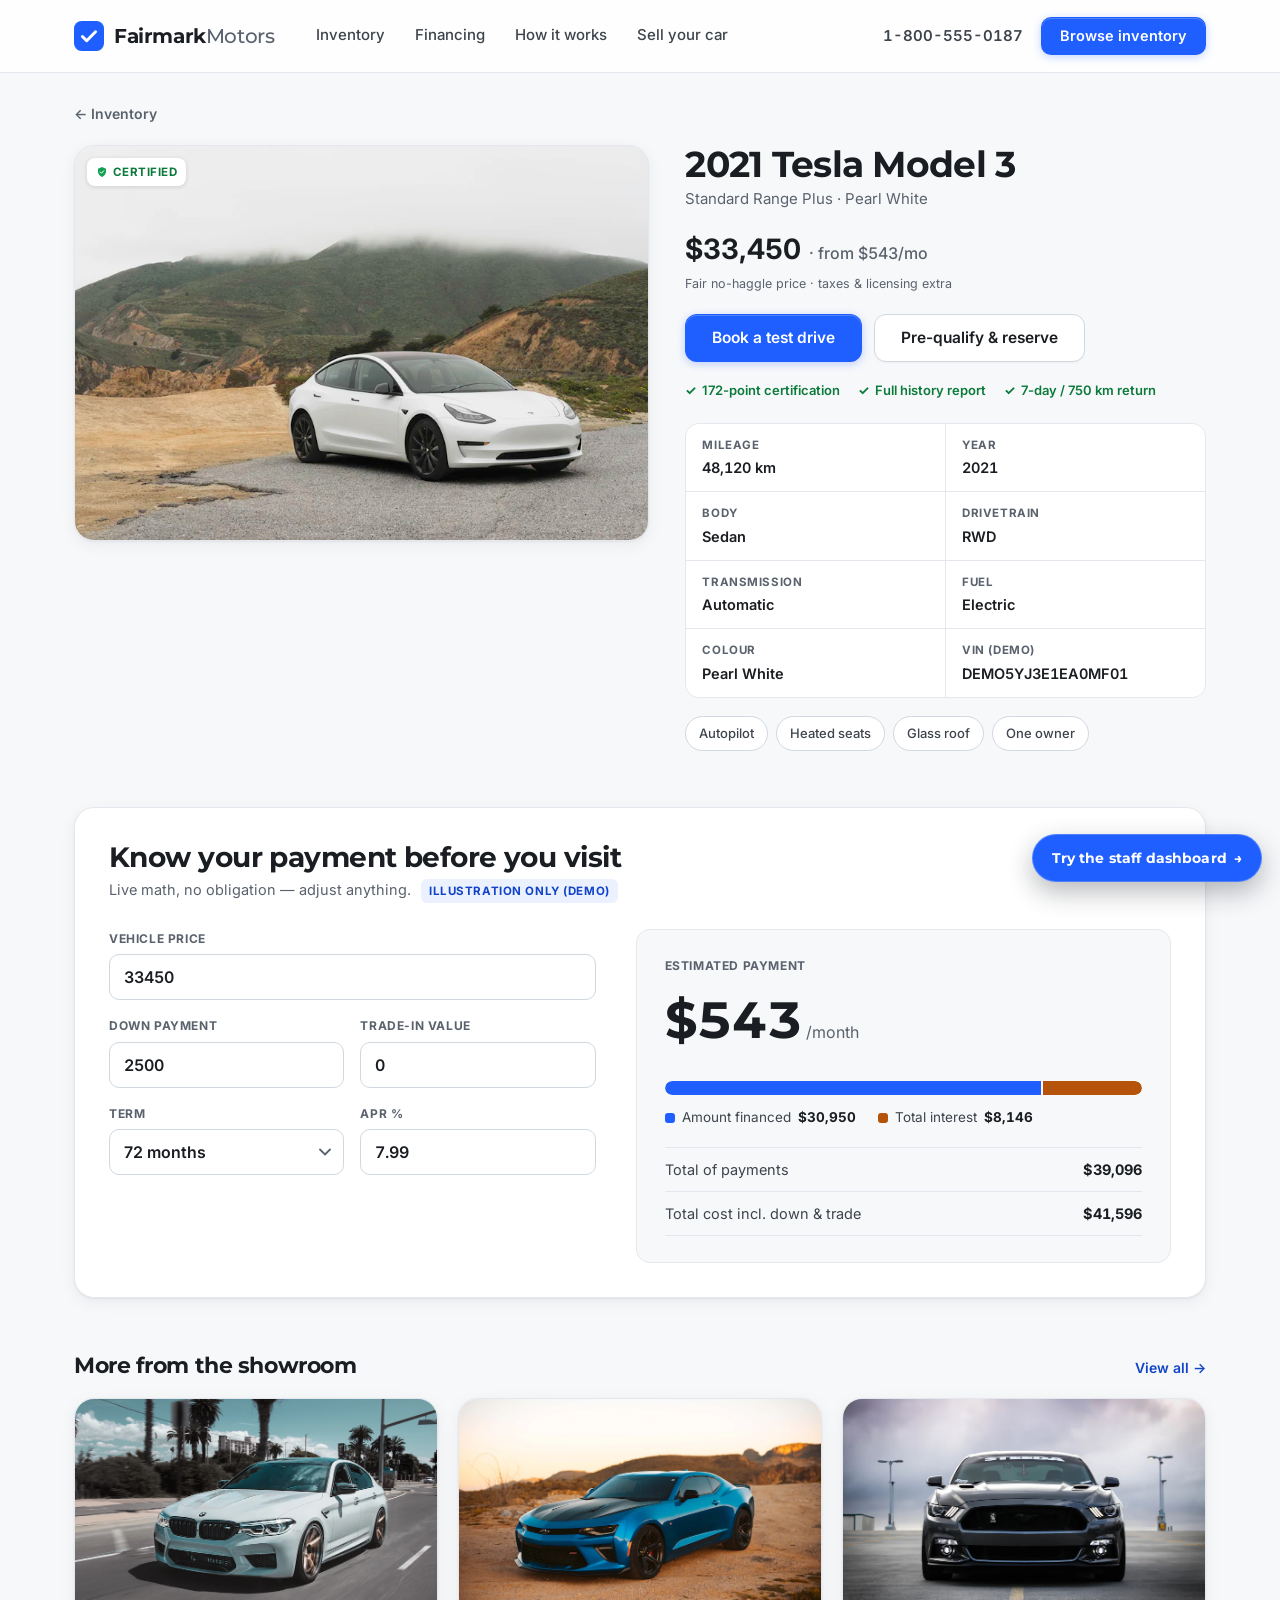
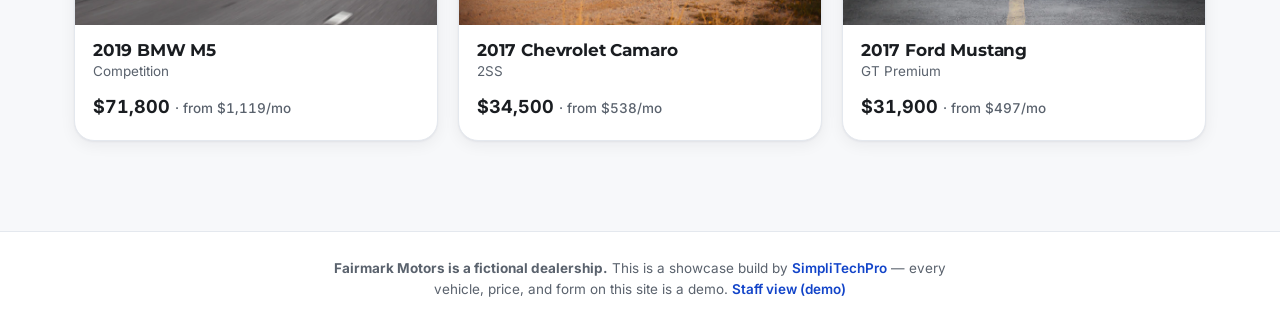
<file: vehicle.html>
<!DOCTYPE html>
<html lang="en-CA">
<head>
<meta charset="UTF-8">
<meta name="viewport" content="width=device-width, initial-scale=1.0">
<meta name="robots" content="noindex, nofollow">
<title>Vehicle — Fairmark Motors</title>
<meta name="description" content="Certified pre-owned vehicle at Fairmark Motors — full history, fair no-haggle price, financing built in.">
<link rel="preconnect" href="https://fonts.googleapis.com">
<link rel="preconnect" href="https://fonts.gstatic.com" crossorigin>
<link href="https://fonts.googleapis.com/css2?family=Montserrat:wght@500;600;700;800&family=Inter:wght@400;500;600;700&display=swap" rel="stylesheet">
<link rel="stylesheet" href="css/style.css?v=10">
<link rel="icon" type="image/svg+xml" href='data:image/svg+xml,<svg xmlns="http://www.w3.org/2000/svg" viewBox="0 0 32 32"><rect width="32" height="32" rx="8" fill="%231F5FFF"/><path d="M9 16.5l4.5 4.5L23 11.5" fill="none" stroke="white" stroke-width="3.2" stroke-linecap="round" stroke-linejoin="round"/></svg>'>
</head>
<body class="page-vehicle">

<header class="nav" id="top">
  <div class="nav-inner">
    <a class="brand" href="index.html" aria-label="Fairmark Motors home">
      <span class="brand-mark" aria-hidden="true">
        <svg viewBox="0 0 32 32" width="30" height="30"><rect width="32" height="32" rx="8" fill="var(--cobalt)"/><path d="M9 16.5l4.5 4.5L23 11.5" fill="none" stroke="#fff" stroke-width="3.2" stroke-linecap="round" stroke-linejoin="round"/></svg>
      </span>
      <span class="brand-word">Fairmark<em>Motors</em></span>
    </a>
    <nav class="nav-links" aria-label="Primary">
      <a href="shop.html">Inventory</a>
      <a href="index.html#financing">Financing</a>
      <a href="index.html#how">How it works</a>
      <a href="index.html#sell">Sell your car</a>
    </nav>
    <div class="nav-cta">
      <a class="nav-phone" href="tel:+18005550187">1-800-555-0187</a>
      <a class="btn btn-primary btn-sm" href="shop.html">Browse inventory</a>
    </div>
    <button class="nav-burger" id="navBurger" aria-label="Open menu" aria-expanded="false">
      <span></span><span></span><span></span>
    </button>
  </div>
  <div class="nav-drawer" id="navDrawer">
    <a href="shop.html">Inventory</a>
    <a href="index.html#financing">Financing</a>
    <a href="index.html#how">How it works</a>
    <a href="index.html#sell">Sell your car</a>
    <a href="admin.html">Staff dashboard (demo)</a>
    <a class="btn btn-primary" href="shop.html">Browse inventory</a>
  </div>
</header>

<main class="veh" id="vehMain">
  <!-- rendered by js/vehicle.js -->
  <div class="veh-loading" id="vehNotFound" hidden>
    <h1>Vehicle not found</h1>
    <p>That listing may have been sold. Browse what's in stock now.</p>
    <a class="btn btn-primary" href="shop.html">Back to inventory</a>
  </div>
</main>

<footer class="footer-lite">
  <p><strong>Fairmark Motors is a fictional dealership.</strong> This is a showcase build by
    <a href="https://simplitechpro.com" rel="noopener">SimpliTechPro</a> — every vehicle, price, and form on this site is a demo. <a href="admin.html">Staff view (demo)</a></p>
</footer>

<a class="admin-pill" href="admin.html">Try the staff dashboard <span aria-hidden="true">→</span></a>

<script src="js/data.js?v=2"></script>
<script src="js/main.js?v=4"></script>
<script src="js/wizards.js?v=1"></script>
<script src="js/vehicle.js?v=1"></script>
</body>
</html>
</file>
<file: css/style.css>
/* ==========================================================================
   Fairmark Motors — Certified Showroom design system
   Showcase Build #4 — SimpliTechPro portfolio demo (fictional dealership)
   ========================================================================== */

:root{
  /* palette — the only LIGHT demo in the set */
  --paper:      #F7F8FA;   /* porcelain canvas */
  --white:      #FFFFFF;
  --ink:        #1A1D21;   /* graphite */
  --ink-2:      #3E444C;   /* secondary text — 9.2:1 on paper */
  --ink-3:      #5A626D;   /* tertiary text — 5.6:1 on white */
  --line:       #E4E8EE;   /* hairlines */
  --line-2:     #D2D8E0;   /* stronger lines / input borders */

  --cobalt:     #1F5FFF;   /* primary accent — buttons, links */
  --cobalt-deep:#1244C9;   /* small cobalt text on white (6.9:1) + hover */
  --cobalt-tint:#EBF1FF;   /* washes, chips */

  --green:      #12A150;   /* certified / available state (badges w/ dark text or ≥3:1 UI) */
  --green-deep: #0B7A3B;   /* small green text on white (4.8:1) */
  --green-tint: #E7F6EE;

  /* type — Tesla-style geometric sans (Gotham substitute) */
  --font-head: "Montserrat", sans-serif;
  --font-ui:   "Inter", sans-serif;

  --radius: 14px;
  --radius-lg: 20px;
  --shadow-1: 0 1px 2px rgba(20,25,35,.05), 0 4px 16px rgba(20,25,35,.06);
  --shadow-2: 0 2px 6px rgba(20,25,35,.07), 0 16px 40px rgba(20,25,35,.10);
  --ease: cubic-bezier(.22,.61,.36,1);
  --maxw: 1180px;
}

*,*::before,*::after{ box-sizing:border-box; }
html{ scroll-behavior:smooth; }
body{
  margin:0;
  font-family:var(--font-ui);
  font-size:16px; line-height:1.6;
  color:var(--ink);
  background:var(--paper);
  -webkit-font-smoothing:antialiased;
}
h1,h2,h3,h4{ font-family:var(--font-head); line-height:1.08; margin:0; letter-spacing:-.015em; }
p{ margin:0; }
a{ color:var(--cobalt-deep); text-decoration:none; }
img{ max-width:100%; display:block; }
::selection{ background:var(--cobalt); color:#fff; }
:focus-visible{ outline:2px solid var(--cobalt); outline-offset:2px; border-radius:4px; }

/* numerals: prices, payments, tables all align */
.num, .chip-price, .hero-proof strong{
  font-variant-numeric: tabular-nums;
  font-feature-settings: "tnum";
}

/* ---------- buttons ---------- */
.btn{
  display:inline-flex; align-items:center; justify-content:center; gap:8px;
  font-family:var(--font-ui); font-weight:600; font-size:15.5px; line-height:1;
  padding:15px 26px; border-radius:12px; border:1px solid transparent;
  cursor:pointer; transition:transform .18s var(--ease), box-shadow .18s var(--ease),
    background .18s var(--ease), border-color .18s var(--ease);
  white-space:nowrap;
}
.btn-primary{
  background:var(--cobalt); color:#fff;
  box-shadow:inset 0 1px 0 rgba(255,255,255,.22), 0 2px 8px rgba(31,95,255,.28);
}
.btn-primary:hover{ background:var(--cobalt-deep); transform:translateY(-1px);
  box-shadow:inset 0 1px 0 rgba(255,255,255,.22), 0 6px 18px rgba(31,95,255,.32); }
.btn-ghost{
  background:var(--white); color:var(--ink); border-color:var(--line-2);
  box-shadow:0 1px 2px rgba(20,25,35,.04);
}
.btn-ghost:hover{ border-color:var(--ink-3); transform:translateY(-1px); }
.btn-sm{ padding:11px 18px; font-size:14.5px; border-radius:10px; }

/* ==========================================================================
   NAV
   ========================================================================== */
.nav{
  position:sticky; top:0; z-index:50;
  background:rgba(255,255,255,.86);
  backdrop-filter:blur(14px); -webkit-backdrop-filter:blur(14px);
  border-bottom:1px solid var(--line);
}
.nav-inner{
  max-width:var(--maxw); margin:0 auto; padding:0 24px;
  height:72px; display:flex; align-items:center; gap:32px;
}
.brand{ display:flex; align-items:center; gap:10px; }
.brand-mark svg{ display:block; }
.brand-word{
  font-family:var(--font-head); font-weight:700; font-size:20px; color:var(--ink);
  letter-spacing:-.02em;
}
.brand-word em{ font-style:normal; font-weight:500; color:var(--ink-3); }
.nav-links{ display:flex; gap:26px; margin-left:8px; }
.nav-links a{
  font-size:15px; font-weight:500; color:var(--ink-2); padding:6px 2px;
  border-bottom:2px solid transparent; transition:color .15s var(--ease);
}
.nav-links a:hover{ color:var(--ink); border-bottom-color:var(--cobalt); }
.nav-cta{ margin-left:auto; display:flex; align-items:center; gap:18px; }
.nav-phone{ font-size:15px; font-weight:600; color:var(--ink-2); font-variant-numeric:tabular-nums; }
.nav-phone:hover{ color:var(--cobalt-deep); }
.nav-burger{ display:none; }
.nav-drawer{ display:none; }

/* ==========================================================================
   HERO
   ========================================================================== */
.hero{
  position:relative;
  background:
    radial-gradient(1100px 520px at 78% -10%, #E7EEFC 0%, rgba(231,238,252,0) 60%),
    radial-gradient(900px 480px at 8% 110%, #EDF2FB 0%, rgba(237,242,251,0) 55%),
    var(--paper);
  padding:64px 24px 96px;
  overflow:hidden;
}
.hero::before{ /* full-height blueprint grid — dimmed behind the headline for readability */
  content:""; position:absolute; inset:0; pointer-events:none;
  background:
    linear-gradient(90deg, rgba(31,95,255,.11) 1.5px, transparent 1.5px),
    linear-gradient(0deg,  rgba(31,95,255,.11) 1.5px, transparent 1.5px);
  background-size:64px 64px;
  -webkit-mask-image:radial-gradient(760px 460px at 24% 34%, rgba(0,0,0,.18) 0%, rgba(0,0,0,.55) 55%, #000 85%);
          mask-image:radial-gradient(760px 460px at 24% 34%, rgba(0,0,0,.18) 0%, rgba(0,0,0,.55) 55%, #000 85%);
}
.hero::after{ /* showroom floor — perspective grid converging low */
  content:""; position:absolute; left:-35%; right:-35%; bottom:-4%; height:52%;
  pointer-events:none;
  background:
    linear-gradient(90deg, rgba(31,95,255,.20) 2px, transparent 2px),
    linear-gradient(0deg,  rgba(31,95,255,.20) 2px, transparent 2px);
  background-size:110px 110px;
  transform:perspective(600px) rotateX(48deg);
  transform-origin:50% 100%;
  -webkit-mask-image:linear-gradient(180deg, transparent 4%, rgba(0,0,0,.8) 42%, #000 70%, rgba(0,0,0,.5) 100%);
          mask-image:linear-gradient(180deg, transparent 4%, rgba(0,0,0,.8) 42%, #000 70%, rgba(0,0,0,.5) 100%);
}
.hero-visual::after{ /* showroom spotlight pooling under the display card */
  content:""; position:absolute; left:5%; right:5%; bottom:-26px; height:52px;
  background:radial-gradient(50% 100% at 50% 0%, rgba(20,25,35,.16) 0%, rgba(20,25,35,0) 72%);
  filter:blur(6px); pointer-events:none;
}
.hero-inner, .hero-search{ position:relative; z-index:1; }
.hero-inner{
  max-width:var(--maxw); margin:0 auto;
  display:grid; grid-template-columns: 1.02fr .98fr; gap:48px; align-items:center;
}
.eyebrow{
  display:inline-flex; align-items:center; gap:9px;
  font-size:13.5px; font-weight:600; letter-spacing:.06em; text-transform:uppercase;
  color:var(--ink-3); margin-bottom:22px;
}
.eyebrow .dot{
  width:8px; height:8px; border-radius:50%; background:var(--green);
  box-shadow:0 0 0 4px var(--green-tint);
}
.hero h1{
  font-size:clamp(40px, 5vw, 64px); font-weight:700; color:var(--ink);
  letter-spacing:-.025em;
}
.hero-sub{
  margin-top:22px; max-width:46ch;
  font-size:18px; line-height:1.65; color:var(--ink-2);
}
.hero-ctas{ display:flex; gap:14px; margin-top:32px; flex-wrap:wrap; }
.hero-proof{
  list-style:none; display:flex; gap:36px; padding:0; margin:42px 0 0;
}
.hero-proof li{ display:flex; flex-direction:column; gap:2px; }
.hero-proof strong{
  font-family:var(--font-head); font-size:26px; font-weight:700; color:var(--ink);
  letter-spacing:-.01em;
}
.hero-proof span{ font-size:13.5px; color:var(--ink-3); }

/* visual */
.hero-visual{ position:relative; }
.hero-sweep{
  position:relative;
  background:linear-gradient(180deg, #FFFFFF 0%, #EDF0F5 100%);
  border:1px solid var(--line);
  border-radius:var(--radius-lg);
  box-shadow:var(--shadow-1);
  padding:14px;
}
.hero-visual img{
  position:relative; width:100%; height:auto; aspect-ratio:16/9.5; object-fit:cover;
  object-position:92% 86%;
  border-radius:12px;
  filter:saturate(.9) contrast(1.03) brightness(1.04);
}
.hero-sweep::after{ /* soften the photo top into the card */
  content:""; position:absolute; inset:14px; border-radius:12px; pointer-events:none;
  background:linear-gradient(180deg, rgba(255,255,255,.55) 0%, rgba(255,255,255,0) 34%);
}
.hero-chip{
  position:absolute; left:32px; bottom:34px; z-index:2;
  background:var(--white); border:1px solid var(--line);
  border-radius:var(--radius); box-shadow:var(--shadow-2);
  padding:14px 18px; display:flex; flex-direction:column; gap:3px;
}
.chip-status{
  display:inline-flex; align-items:center; gap:7px;
  font-size:12px; font-weight:700; letter-spacing:.05em; text-transform:uppercase;
  color:var(--green-deep);
}
.chip-status i{
  width:7px; height:7px; border-radius:50%; background:var(--green); display:inline-block;
}
.chip-title{ font-weight:600; font-size:15px; color:var(--ink); }
.chip-price{ font-weight:700; font-size:17px; color:var(--ink); }
.chip-price em{ font-style:normal; font-weight:500; font-size:13.5px; color:var(--ink-3); }

/* quick search card */
.hero-search{
  max-width:var(--maxw); margin:60px auto 0;
  background:var(--white); border:1px solid var(--line);
  border-radius:var(--radius-lg); box-shadow:var(--shadow-2);
  padding:18px; display:grid;
  grid-template-columns: repeat(3, 1fr) auto; gap:14px; align-items:end;
}
.hs-field{ display:flex; flex-direction:column; gap:6px; }
.hs-field label{
  font-size:12.5px; font-weight:600; letter-spacing:.04em; text-transform:uppercase;
  color:var(--ink-3);
}
.hs-field select{
  font-family:var(--font-ui); font-size:15px; color:var(--ink);
  padding:13px 14px; border-radius:10px; border:1px solid var(--line-2);
  background:var(--white);
  appearance:none;
  background-image:url('data:image/svg+xml,<svg xmlns="http://www.w3.org/2000/svg" width="12" height="8" viewBox="0 0 12 8"><path d="M1 1.5l5 5 5-5" fill="none" stroke="%235A626D" stroke-width="1.8" stroke-linecap="round"/></svg>');
  background-repeat:no-repeat; background-position:right 14px center;
}
.hs-field select:hover{ border-color:var(--ink-3); }
.hero-search .btn{ height:47px; }
.hs-count{ font-weight:500; opacity:.85; }

/* ---------- scrolling inventory row (homepage) ---------- */
.home-row{ position:relative; z-index:1; margin-top:56px; }
.hr-head{
  max-width:var(--maxw); margin:0 auto 16px; padding:0;
  display:flex; align-items:baseline; justify-content:space-between;
}
.hr-title{
  font-size:13.5px; font-weight:700; letter-spacing:.06em; text-transform:uppercase;
  color:var(--ink-3);
}
.hr-all{ font-size:14px; font-weight:600; }
.hr-wrap{
  overflow:hidden; margin:0 -24px; padding:6px 0 14px;
  -webkit-mask-image:linear-gradient(90deg, transparent 0, #000 4%, #000 96%, transparent 100%);
          mask-image:linear-gradient(90deg, transparent 0, #000 4%, #000 96%, transparent 100%);
}
.hr-track{
  display:flex; width:max-content;
  animation:hr-scroll 70s linear infinite;
}
.hr-wrap:hover .hr-track{ animation-play-state:paused; }
@keyframes hr-scroll{ to{ transform:translateX(-50%); } }
.hr-card{
  flex:none; width:264px; margin-right:18px;
  background:var(--white); border:1px solid var(--line); border-radius:var(--radius);
  overflow:hidden; box-shadow:var(--shadow-1); color:var(--ink);
  transition:transform .2s var(--ease), box-shadow .2s var(--ease);
}
.hr-card:hover{ transform:translateY(-3px); box-shadow:var(--shadow-2); }
.hr-photo{ position:relative; aspect-ratio:16/9; background:#EEF1F6; }
.hr-photo img{ width:100%; height:100%; object-fit:cover; }
.hr-info{ padding:12px 14px 14px; }
.hr-name{ font-size:14.5px; font-weight:700; letter-spacing:-.01em; }
.hr-price{ font-size:14.5px; font-weight:700; margin-top:4px; }
.hr-price em{ font-style:normal; font-weight:500; font-size:12.5px; color:var(--ink-3); }
@media (prefers-reduced-motion: reduce){
  .hr-track{ animation:none; }
  .hr-wrap{ overflow-x:auto; }
}

/* ==========================================================================
   TRUST BAR
   ========================================================================== */
.trust{ background:var(--white); border-top:1px solid var(--line); border-bottom:1px solid var(--line); }
.trust-inner{
  max-width:var(--maxw); margin:0 auto; padding:22px 24px;
  display:flex; justify-content:space-between; gap:18px; flex-wrap:wrap;
}
.trust-item{
  display:flex; align-items:center; gap:10px;
  font-size:14px; font-weight:500; color:var(--ink-2);
}
.trust-item svg{ width:22px; height:22px; color:var(--cobalt); flex:none; }

/* ==========================================================================
   SHOP PAGE
   ========================================================================== */
.no-scroll{ overflow:hidden; }
.shop{ max-width:var(--maxw); margin:0 auto; padding:40px 24px 90px; }
.shop-head{
  display:flex; align-items:flex-end; justify-content:space-between; gap:20px;
  margin-bottom:26px; flex-wrap:wrap;
}
.shop-head h1{ font-size:clamp(30px, 3.4vw, 42px); font-weight:700; letter-spacing:-.02em; }
.shop-sub{ color:var(--ink-3); font-size:15px; margin-top:6px; }
.shop-tools{ display:flex; align-items:center; gap:12px; }
.shop-filter-toggle{ display:none; }
.sort-label{ font-size:13px; font-weight:600; color:var(--ink-3); text-transform:uppercase; letter-spacing:.04em; }
.sort-select{
  font-family:var(--font-ui); font-size:14.5px; color:var(--ink);
  padding:10px 34px 10px 12px; border-radius:10px; border:1px solid var(--line-2); background:var(--white);
  appearance:none;
  background-image:url('data:image/svg+xml,<svg xmlns="http://www.w3.org/2000/svg" width="12" height="8" viewBox="0 0 12 8"><path d="M1 1.5l5 5 5-5" fill="none" stroke="%235A626D" stroke-width="1.8" stroke-linecap="round"/></svg>');
  background-repeat:no-repeat; background-position:right 12px center;
}

.shop-body{ display:grid; grid-template-columns:264px 1fr; gap:32px; align-items:start; }

/* filter rail */
.filters{
  position:sticky; top:92px;
  background:var(--white); border:1px solid var(--line); border-radius:var(--radius-lg);
  box-shadow:var(--shadow-1); padding:20px;
}
.f-head{ display:flex; align-items:center; justify-content:space-between; margin-bottom:14px; }
.f-head strong{ font-size:15px; }
.f-clear{
  background:none; border:none; padding:4px; cursor:pointer;
  font-family:var(--font-ui); font-size:13px; font-weight:600; color:var(--cobalt-deep);
}
.f-clear:hover{ text-decoration:underline; }
.f-close{ display:none; }
.f-group{ padding:14px 0; border-top:1px solid var(--line); }
.f-label{
  display:block; font-size:12px; font-weight:700; letter-spacing:.05em; text-transform:uppercase;
  color:var(--ink-3); margin-bottom:9px;
}
.f-group input[type="search"]{
  width:100%; font-family:var(--font-ui); font-size:14.5px; color:var(--ink);
  padding:10px 12px; border-radius:10px; border:1px solid var(--line-2); background:var(--white);
}
.f-group select{
  width:100%; font-family:var(--font-ui); font-size:14.5px; color:var(--ink);
  padding:10px 12px; border-radius:10px; border:1px solid var(--line-2); background:var(--white);
  appearance:none;
  background-image:url('data:image/svg+xml,<svg xmlns="http://www.w3.org/2000/svg" width="12" height="8" viewBox="0 0 12 8"><path d="M1 1.5l5 5 5-5" fill="none" stroke="%235A626D" stroke-width="1.8" stroke-linecap="round"/></svg>');
  background-repeat:no-repeat; background-position:right 12px center;
}
.f-checks{ display:flex; flex-direction:column; gap:8px; }
.f-check{
  display:flex; align-items:center; gap:9px; font-size:14.5px; color:var(--ink-2); cursor:pointer;
}
.f-check input{ width:17px; height:17px; accent-color:var(--cobalt); cursor:pointer; }
.f-range{ display:flex; justify-content:space-between; font-size:13.5px; font-weight:600; color:var(--ink-2); margin-bottom:8px; }
.dual-range{ position:relative; height:28px; }
.dual-range input[type="range"]{
  position:absolute; left:0; right:0; top:50%; transform:translateY(-50%);
  width:100%; margin:0; background:none; pointer-events:none;
  -webkit-appearance:none; appearance:none; height:4px;
}
.dual-range input[type="range"]::-webkit-slider-runnable-track{ height:4px; background:transparent; }
.dual-range{ background:linear-gradient(var(--line-2), var(--line-2)) center/100% 4px no-repeat; border-radius:4px; }
.dual-range input[type="range"]::-webkit-slider-thumb{
  -webkit-appearance:none; appearance:none; pointer-events:auto;
  width:18px; height:18px; margin-top:-7px; border-radius:50%;
  background:var(--white); border:2.5px solid var(--cobalt);
  box-shadow:0 1px 4px rgba(20,25,35,.18); cursor:pointer;
}
.dual-range input[type="range"]::-moz-range-thumb{
  pointer-events:auto; width:15px; height:15px; border-radius:50%;
  background:var(--white); border:2.5px solid var(--cobalt);
  box-shadow:0 1px 4px rgba(20,25,35,.18); cursor:pointer;
}
.f-apply{ display:none; width:100%; margin-top:16px; }

/* results */
.results-count{ font-size:14.5px; color:var(--ink-3); margin-bottom:14px; }
.results-count strong{ color:var(--ink); font-weight:700; }
.veh-grid{
  display:grid; grid-template-columns:repeat(auto-fill, minmax(272px, 1fr)); gap:20px;
}
.v-card{
  display:block; background:var(--white); border:1px solid var(--line); border-radius:var(--radius-lg);
  overflow:hidden; box-shadow:var(--shadow-1); color:var(--ink);
  transition:transform .2s var(--ease), box-shadow .2s var(--ease), border-color .2s var(--ease);
}
.v-card:hover{ transform:translateY(-3px); box-shadow:var(--shadow-2); border-color:var(--line-2); }
.v-photo{ position:relative; aspect-ratio:16/10; background:#EEF1F6; }
.v-photo img{ width:100%; height:100%; object-fit:cover; }
.v-badge{
  position:absolute; top:12px; left:12px;
  display:inline-flex; align-items:center; gap:5px;
  background:var(--white); color:var(--green-deep);
  font-size:11.5px; font-weight:700; letter-spacing:.04em; text-transform:uppercase;
  padding:5px 9px; border-radius:8px; box-shadow:0 1px 4px rgba(20,25,35,.14);
}
.v-badge svg{ color:var(--green); }
.v-pill{
  position:absolute; top:12px; right:12px;
  font-size:11.5px; font-weight:700; letter-spacing:.04em; text-transform:uppercase;
  padding:5px 9px; border-radius:8px; color:#fff;
}
.v-pill--reserved{ background:var(--ink); }
.v-pill--sold{ background:#B42318; }
.v-card.is-sold .v-photo img{ filter:grayscale(.85); opacity:.8; }
.v-info{ padding:16px 18px 18px; }
.v-title{ font-size:17px; font-weight:700; letter-spacing:-.01em; }
.v-trim{ font-size:13.5px; color:var(--ink-3); margin-top:2px; }
.v-price{ font-size:18px; font-weight:700; margin-top:10px; }
.v-price em{ font-style:normal; font-weight:500; font-size:13.5px; color:var(--ink-3); }
.v-specs{ font-size:13px; color:var(--ink-3); margin-top:6px; }

/* empty state */
.empty{
  text-align:center; padding:70px 20px; color:var(--ink-3);
  background:var(--white); border:1px dashed var(--line-2); border-radius:var(--radius-lg);
}
.empty h3{ margin-top:14px; color:var(--ink); font-size:19px; }
.empty p{ max-width:38ch; margin:8px auto 20px; font-size:14.5px; }

/* ==========================================================================
   VEHICLE DETAIL + FINANCING CALCULATOR
   ========================================================================== */
.veh{ max-width:var(--maxw); margin:0 auto; padding:28px 24px 90px; }
.crumbs{ margin-bottom:18px; }
.crumbs a{ font-size:14px; font-weight:600; color:var(--ink-3); }
.crumbs a:hover{ color:var(--cobalt-deep); }
.veh-loading{ text-align:center; padding:90px 20px; }
.veh-loading p{ color:var(--ink-3); margin:10px 0 24px; }

.veh-top{ display:grid; grid-template-columns:1.05fr .95fr; gap:36px; align-items:start; }
.veh-photo{
  position:relative; border-radius:var(--radius-lg); overflow:hidden;
  border:1px solid var(--line); box-shadow:var(--shadow-1); background:#EEF1F6;
  position:sticky; top:96px;
}
.veh-photo img{ width:100%; aspect-ratio:16/11; object-fit:cover; }
.veh-summary h1{ font-size:clamp(26px, 3vw, 36px); font-weight:700; letter-spacing:-.02em; }
.veh-trim{ color:var(--ink-3); font-size:15px; margin-top:4px; }
.veh-price{ font-size:28px; font-weight:700; margin-top:16px; }
.veh-price em{ font-style:normal; font-weight:500; font-size:16px; color:var(--ink-3); }
.veh-price-note{ font-size:12.5px; color:var(--ink-3); margin-top:2px; }
.veh-actions{ display:flex; gap:12px; margin-top:20px; flex-wrap:wrap; }
.veh-assure{
  list-style:none; display:flex; gap:8px 18px; flex-wrap:wrap; padding:0; margin:18px 0 0;
}
.veh-assure li{
  font-size:13px; font-weight:600; color:var(--green-deep);
  display:flex; align-items:center; gap:6px;
}
.veh-assure li::before{ content:"✓"; font-weight:700; }
.veh-specs{
  display:grid; grid-template-columns:repeat(2, 1fr); gap:1px;
  background:var(--line); border:1px solid var(--line); border-radius:var(--radius);
  overflow:hidden; margin-top:22px;
}
.spec{ background:var(--white); padding:12px 16px; display:flex; flex-direction:column; gap:2px; }
.spec-k{ font-size:11.5px; font-weight:700; letter-spacing:.05em; text-transform:uppercase; color:var(--ink-3); }
.spec-v{ font-size:14.5px; font-weight:600; color:var(--ink); }
.veh-features{
  list-style:none; display:flex; gap:8px; flex-wrap:wrap; padding:0; margin:18px 0 0;
}
.veh-features li{
  font-size:13px; font-weight:500; color:var(--ink-2);
  background:var(--white); border:1px solid var(--line-2); border-radius:999px;
  padding:6px 13px;
}

/* calculator */
.calc{
  margin-top:56px; background:var(--white); border:1px solid var(--line);
  border-radius:var(--radius-lg); box-shadow:var(--shadow-1); padding:34px;
}
.calc-head h2{ font-size:clamp(22px, 2.4vw, 28px); letter-spacing:-.02em; }
.calc-head p{ color:var(--ink-3); font-size:14.5px; margin-top:6px; }
.calc-demo{
  display:inline-block; margin-left:6px; font-size:11.5px; font-weight:700; letter-spacing:.05em;
  text-transform:uppercase; color:var(--cobalt-deep); background:var(--cobalt-tint);
  border-radius:6px; padding:3px 8px;
}
.calc-body{ display:grid; grid-template-columns:1fr 1.1fr; gap:40px; margin-top:26px; }
.calc-inputs{ display:grid; grid-template-columns:1fr 1fr; gap:16px; align-content:start; }
.c-field{ display:flex; flex-direction:column; gap:6px; }
.c-field:first-child{ grid-column:1 / -1; }
.c-field span{
  font-size:12px; font-weight:700; letter-spacing:.05em; text-transform:uppercase; color:var(--ink-3);
}
.c-field input, .c-field select{
  font-family:var(--font-ui); font-size:16px; font-weight:600; color:var(--ink);
  padding:12px 14px; border-radius:10px; border:1px solid var(--line-2); background:var(--white);
  width:100%;
}
.c-field select{
  appearance:none;
  background-image:url('data:image/svg+xml,<svg xmlns="http://www.w3.org/2000/svg" width="12" height="8" viewBox="0 0 12 8"><path d="M1 1.5l5 5 5-5" fill="none" stroke="%235A626D" stroke-width="1.8" stroke-linecap="round"/></svg>');
  background-repeat:no-repeat; background-position:right 12px center;
}
.c-field input:focus, .c-field select:focus{ border-color:var(--cobalt); outline:none; box-shadow:0 0 0 3px var(--cobalt-tint); }
.calc-out{
  background:var(--paper); border:1px solid var(--line); border-radius:var(--radius);
  padding:26px 28px;
}
.co-label{
  font-size:12px; font-weight:700; letter-spacing:.05em; text-transform:uppercase; color:var(--ink-3);
}
.co-monthly{ margin-top:4px; }
.co-monthly .num{
  font-family:var(--font-head); font-size:clamp(38px, 4vw, 52px); font-weight:700;
  letter-spacing:-.02em; color:var(--ink);
}
.co-monthly em{ font-style:normal; font-size:16px; color:var(--ink-3); margin-left:4px; }
.co-bar{
  display:flex; gap:2px; height:14px; margin-top:20px; border-radius:7px; overflow:hidden;
}
.co-seg{ height:100%; min-width:6px; transition:width .3s var(--ease); }
.co-seg--p{ background:var(--cobalt); border-radius:7px 0 0 7px; }
.co-seg--i{ background:#B45309; border-radius:0 7px 7px 0; }
.co-legend{ display:flex; gap:22px; flex-wrap:wrap; margin-top:12px; }
.co-key{ display:flex; align-items:center; gap:7px; font-size:13.5px; color:var(--ink-2); }
.co-key strong{ color:var(--ink); font-weight:700; }
.co-dot{ width:10px; height:10px; border-radius:3px; display:inline-block; }
.co-dot--p{ background:var(--cobalt); }
.co-dot--i{ background:#B45309; }
.co-rows{ margin-top:18px; border-top:1px solid var(--line); }
.co-row{
  display:flex; justify-content:space-between; padding:10px 0; font-size:14.5px;
  color:var(--ink-2); border-bottom:1px solid var(--line);
}
.co-row strong{ color:var(--ink); }

/* more from the showroom */
.more{ margin-top:56px; }
.more-head{ display:flex; align-items:baseline; justify-content:space-between; margin-bottom:18px; }
.more-head h2{ font-size:22px; letter-spacing:-.02em; }
.more-head a{ font-size:14px; font-weight:600; }

/* ==========================================================================
   WIZARD MODALS (demo flows)
   ========================================================================== */
.wz-overlay{
  position:fixed; inset:0; z-index:100; background:rgba(20,25,35,.46);
  display:flex; align-items:center; justify-content:center; padding:18px;
}
.wz{
  width:100%; max-width:480px; max-height:92vh; overflow-y:auto;
  background:var(--white); border-radius:var(--radius-lg); box-shadow:var(--shadow-2);
  display:flex; flex-direction:column;
}
.wz-top{
  display:flex; align-items:center; justify-content:space-between;
  padding:18px 22px; border-bottom:1px solid var(--line);
}
.wz-top strong{ font-family:var(--font-head); font-size:17px; letter-spacing:-.01em; }
.wz-x{
  background:none; border:none; font-size:26px; line-height:1; color:var(--ink-3);
  cursor:pointer; padding:2px 6px; border-radius:8px;
}
.wz-x:hover{ color:var(--ink); background:var(--paper); }
.wz-body{ padding:20px 22px 24px; }
.wz-body h3{ font-size:18px; margin:14px 0 12px; letter-spacing:-.01em; }
.wz-banner{
  margin-top:auto; padding:10px 22px; border-top:1px solid var(--line);
  background:var(--paper); font-size:11px; font-weight:700; letter-spacing:.06em;
  color:var(--ink-3); text-align:center; border-radius:0 0 var(--radius-lg) var(--radius-lg);
}
.wz-dots{ display:flex; gap:6px; margin-bottom:12px; }
.wz-dots i{ width:26px; height:4px; border-radius:2px; background:var(--line-2); }
.wz-dots i.on{ background:var(--cobalt); }
.wz-veh{
  display:flex; align-items:center; gap:12px;
  background:var(--paper); border:1px solid var(--line); border-radius:var(--radius);
  padding:10px 12px;
}
.wz-veh img{ width:74px; height:50px; object-fit:cover; border-radius:8px; }
.wz-veh strong{ display:block; font-size:14.5px; }
.wz-veh span{ font-size:13px; color:var(--ink-3); }
.wz-days{ display:flex; gap:8px; flex-wrap:wrap; }
.wz-times{ display:flex; gap:8px; flex-wrap:wrap; margin-top:12px; min-height:44px; }
.wz-hint{ font-size:13.5px; color:var(--ink-3); align-self:center; }
.slot{
  font-family:var(--font-ui); font-size:13.5px; font-weight:600; color:var(--ink-2);
  background:var(--white); border:1px solid var(--line-2); border-radius:10px;
  padding:9px 13px; cursor:pointer; transition:all .15s var(--ease);
}
.slot:hover:not([disabled]){ border-color:var(--cobalt); color:var(--cobalt-deep); }
.slot.sel{ background:var(--cobalt); border-color:var(--cobalt); color:#fff; }
.slot[disabled]{ opacity:.5; cursor:not-allowed; }
.slot em{ font-style:normal; font-size:11px; font-weight:700; text-transform:uppercase; margin-left:4px; }
.wz-next{ width:100%; margin-top:18px; }
.wz-fields{ display:flex; flex-direction:column; gap:12px; margin-top:4px; }
.wz-fields label{
  display:flex; flex-direction:column; gap:5px;
  font-size:12px; font-weight:700; letter-spacing:.05em; text-transform:uppercase; color:var(--ink-3);
}
.wz-fields input, .wz-fields select{
  font-family:var(--font-ui); font-size:15.5px; font-weight:500; color:var(--ink);
  padding:11px 13px; border-radius:10px; border:1px solid var(--line-2); background:var(--white);
}
.wz-fields input:focus, .wz-fields select:focus{
  border-color:var(--cobalt); outline:none; box-shadow:0 0 0 3px var(--cobalt-tint);
}
.wz-half{ display:grid; grid-template-columns:1fr 1fr; gap:12px; }
.wz-row{ display:flex; gap:10px; margin-top:18px; }
.wz-row .btn{ flex:1; }
.wz-err{ margin-top:12px; font-size:13.5px; font-weight:600; color:#B42318; }
.wz-fill{
  margin-top:10px; background:none; border:none; cursor:pointer; padding:2px;
  font-family:var(--font-ui); font-size:13px; font-weight:600; color:var(--cobalt-deep);
  text-decoration:underline;
}
.wz-test{
  display:inline-block; vertical-align:2px; font-size:10.5px; font-weight:800; letter-spacing:.07em;
  color:#92400E; background:#FEF3C7; border-radius:6px; padding:3px 7px;
}
.wz-qualify{
  text-align:center; background:var(--green-tint); border:1px solid #CDEBDA;
  border-radius:var(--radius); padding:18px; margin-bottom:14px;
}
.wz-amount{
  font-family:var(--font-head); font-size:38px; font-weight:700; letter-spacing:-.02em;
  color:var(--green-deep); margin-top:2px;
}
.wz-reserve{ margin-top:14px; font-size:14.5px; }
.wz-reserve p{ color:var(--ink-2); margin-top:4px; }
.wz-done{ text-align:center; padding:8px 0 4px; }
.wz-check{
  display:inline-flex; align-items:center; justify-content:center;
  width:60px; height:60px; border-radius:50%; background:var(--green-tint); color:var(--green-deep);
  margin-bottom:12px;
}
.wz-ref{ font-size:13.5px; font-weight:600; color:var(--ink-3); margin-top:4px; }
.wz-summary{
  margin:16px 0; border:1px solid var(--line); border-radius:var(--radius); text-align:left;
}
.wz-summary > div{
  display:flex; justify-content:space-between; gap:14px; padding:10px 14px;
  font-size:14px; border-bottom:1px solid var(--line);
}
.wz-summary > div:last-child{ border-bottom:none; }
.wz-summary span{ color:var(--ink-3); }
.wz-note{ font-size:13.5px; color:var(--ink-2); margin:12px 0 16px; }
.wz-done .btn{ width:100%; }
.wz-processing{ text-align:center; padding:46px 0; }
.wz-processing p{ margin-top:14px; color:var(--ink-2); font-weight:500; }
.wz-spin{
  display:inline-block; width:38px; height:38px; border-radius:50%;
  border:3.5px solid var(--line-2); border-top-color:var(--cobalt);
  animation:wz-rot .8s linear infinite;
}
@keyframes wz-rot{ to{ transform:rotate(360deg); } }
@media (prefers-reduced-motion: reduce){ .wz-spin{ animation-duration:2s; } }

/* toast */
.toast{
  position:fixed; left:50%; bottom:28px; transform:translate(-50%, 12px); z-index:120;
  background:var(--ink); color:#fff; font-size:14px; font-weight:500;
  padding:12px 20px; border-radius:12px; box-shadow:var(--shadow-2);
  opacity:0; transition:opacity .25s var(--ease), transform .25s var(--ease);
  max-width:88vw; text-align:center;
}
.toast.show{ opacity:1; transform:translate(-50%, 0); }

/* honesty footer (slim) */
.footer-lite{
  border-top:1px solid var(--line); background:var(--white);
  padding:26px 24px; text-align:center;
}
.footer-lite p{ max-width:640px; margin:0 auto; font-size:13.5px; color:var(--ink-3); }
.footer-lite a{ font-weight:600; }

/* ==========================================================================
   HOMEPAGE SECTIONS (M6)
   ========================================================================== */
.sec-head{ max-width:560px; margin-bottom:38px; }
.sec-head h2{ font-size:clamp(26px, 3vw, 38px); font-weight:700; letter-spacing:-.02em; }
.sec-head p{ color:var(--ink-3); font-size:16px; margin-top:10px; }

/* how it works */
.how{ background:var(--white); border-bottom:1px solid var(--line); }
.how-inner{ max-width:var(--maxw); margin:0 auto; padding:84px 24px; }
.how-steps{
  list-style:none; padding:0; margin:0;
  display:grid; grid-template-columns:repeat(3, 1fr); gap:22px;
  counter-reset:step;
}
.how-step{
  position:relative; background:var(--paper); border:1px solid var(--line);
  border-radius:var(--radius-lg); padding:26px 26px 28px;
}
.how-n{
  display:inline-flex; align-items:center; justify-content:center;
  width:40px; height:40px; border-radius:12px;
  background:var(--cobalt); color:#fff;
  font-family:var(--font-head); font-size:18px; font-weight:700;
  box-shadow:0 2px 8px rgba(31,95,255,.28);
}
.how-step h3{ font-size:18px; margin-top:18px; letter-spacing:-.01em; }
.how-step p{ font-size:14.5px; color:var(--ink-2); line-height:1.6; margin-top:9px; }

/* financing teaser */
.fin{ background:var(--paper); }
.fin-inner{
  max-width:var(--maxw); margin:0 auto; padding:84px 24px;
  display:grid; grid-template-columns:.9fr 1.1fr; gap:52px; align-items:center;
}
.fin-copy h2{ font-size:clamp(26px, 3vw, 38px); font-weight:700; letter-spacing:-.02em; }
.fin-copy > p{ color:var(--ink-2); font-size:16px; line-height:1.65; margin-top:14px; max-width:44ch; }
.fin-points{ list-style:none; padding:0; margin:20px 0 26px; display:flex; flex-direction:column; gap:9px; }
.fin-points li{
  font-size:14.5px; font-weight:600; color:var(--ink-2);
  display:flex; align-items:center; gap:9px;
}
.fin-points li::before{ content:"✓"; color:var(--green-deep); font-weight:700; }
.fin-calc{
  background:var(--white); border:1px solid var(--line); border-radius:var(--radius-lg);
  box-shadow:var(--shadow-2); padding:26px;
}
.fin-fields{ display:grid; grid-template-columns:1fr 1fr; gap:14px; }
.fin-out{
  margin-top:20px; padding-top:20px; border-top:1px solid var(--line);
}
.fin-out .co-monthly .num{ font-size:clamp(34px, 3.6vw, 46px); }
.fin-note{ font-size:12.5px; color:var(--ink-3); margin-top:10px; max-width:46ch; }

/* why fairmark */
.why{ background:var(--white); border-top:1px solid var(--line); border-bottom:1px solid var(--line); }
.why-inner{ max-width:var(--maxw); margin:0 auto; padding:84px 24px; }
.why-grid{ display:grid; grid-template-columns:repeat(4, 1fr); gap:20px; }
.why-card{
  background:var(--paper); border:1px solid var(--line); border-radius:var(--radius-lg);
  padding:24px 24px 26px;
}
.why-card h3{ font-size:16.5px; letter-spacing:-.01em; }
.why-card p{ font-size:14px; color:var(--ink-2); line-height:1.6; margin-top:9px; }

/* sell / trade */
.sell{ background:var(--paper); }
.sell-inner{
  max-width:var(--maxw); margin:0 auto; padding:84px 24px;
  display:grid; grid-template-columns:.95fr 1.05fr; gap:52px; align-items:start;
}
.sell-copy h2{ font-size:clamp(26px, 3vw, 38px); font-weight:700; letter-spacing:-.02em; }
.sell-copy p{ color:var(--ink-2); font-size:16px; line-height:1.65; margin-top:14px; max-width:44ch; }
.sell-widget{
  background:var(--white); border:1px solid var(--line); border-radius:var(--radius-lg);
  box-shadow:var(--shadow-1); padding:26px;
}
.sell-fields{ display:grid; grid-template-columns:1fr 1.2fr 1.4fr; gap:14px; margin-bottom:18px; }
.sell-widget .btn{ width:100%; }
.sell-result{ margin-top:20px; padding-top:20px; border-top:1px solid var(--line); }
.sell-result[hidden]{ display:none; }
.sell-range{
  font-family:var(--font-head); font-size:clamp(28px, 3vw, 38px); font-weight:700;
  letter-spacing:-.02em; margin-top:4px;
}

/* closing cta — confident cobalt block */
.closing{ background:linear-gradient(135deg, var(--cobalt-deep) 0%, var(--cobalt) 100%); }
.closing-inner{
  max-width:760px; margin:0 auto; padding:88px 24px; text-align:center; color:#fff;
}
.closing h2{ font-size:clamp(28px, 3.4vw, 44px); font-weight:700; letter-spacing:-.02em; color:#fff; }
.closing-inner > p{ font-size:17px; line-height:1.6; color:rgba(255,255,255,.95); margin-top:14px; } /* 4.73:1 on cobalt — AA */
.closing-ctas{ display:flex; gap:14px; justify-content:center; flex-wrap:wrap; margin-top:30px; }
.closing .btn-primary{
  background:#fff; color:var(--cobalt-deep);
  box-shadow:0 2px 10px rgba(10,25,80,.25);
}
.closing .btn-primary:hover{ background:#F0F4FF; }
.closing .btn-ghost{
  background:transparent; color:#fff; border-color:rgba(255,255,255,.55);
}
.closing .btn-ghost:hover{ border-color:#fff; background:rgba(255,255,255,.08); }
.closing-note{ font-size:13px; color:rgba(255,255,255,.95); margin-top:20px; } /* 4.73:1 on cobalt — AA */

/* full footer */
.footer{ background:var(--white); border-top:1px solid var(--line); }
.footer-inner{
  max-width:var(--maxw); margin:0 auto; padding:60px 24px 44px;
  display:grid; grid-template-columns:1.5fr 1fr 1fr 1.2fr; gap:36px;
}
.foot-brand p{ font-size:14px; color:var(--ink-3); line-height:1.6; margin-top:14px; max-width:34ch; }
.foot-col{ display:flex; flex-direction:column; gap:10px; }
.foot-col strong{
  font-size:12px; font-weight:700; letter-spacing:.06em; text-transform:uppercase;
  color:var(--ink-3); margin-bottom:4px;
}
.foot-col a, .foot-col span{ font-size:14.5px; color:var(--ink-2); }
.foot-col a:hover{ color:var(--cobalt-deep); }
.foot-legal{ border-top:1px solid var(--line); padding:20px 24px; }
.foot-legal p{
  max-width:var(--maxw); margin:0 auto; font-size:13px; color:var(--ink-3); line-height:1.6;
}
.foot-legal a{ font-weight:600; }

@media (max-width: 940px){
  .how-steps{ grid-template-columns:1fr; }
  .fin-inner, .sell-inner{ grid-template-columns:1fr; gap:34px; padding:64px 24px; }
  .why-grid{ grid-template-columns:1fr 1fr; }
  .how-inner, .why-inner{ padding:64px 24px; }
  .footer-inner{ grid-template-columns:1fr 1fr; gap:30px; }
}
@media (max-width: 560px){
  .why-grid{ grid-template-columns:1fr; }
  .sell-fields{ grid-template-columns:1fr; }
  .fin-fields{ grid-template-columns:1fr 1fr; }
  .footer-inner{ grid-template-columns:1fr; padding:48px 18px 36px; }
  .how-inner, .why-inner, .fin-inner, .sell-inner{ padding:56px 18px; }
  .closing-inner{ padding:68px 18px; }
}

/* ==========================================================================
   STAFF DASHBOARD (admin.html — demo back office)
   ========================================================================== */
.sr-only{
  position:absolute; width:1px; height:1px; padding:0; margin:-1px;
  overflow:hidden; clip:rect(0 0 0 0); white-space:nowrap; border:0;
}
.adm-body{ background:var(--paper); }
/* the hidden attribute must beat the display rules below */
.adm-login[hidden], .adm-app[hidden], .adm-panel[hidden]{ display:none; }
.adm-top{
  position:sticky; top:0; z-index:50;
  background:rgba(255,255,255,.9); backdrop-filter:blur(14px); -webkit-backdrop-filter:blur(14px);
  border-bottom:1px solid var(--line);
}
.adm-top-inner{
  max-width:1280px; margin:0 auto; padding:0 24px; height:64px;
  display:flex; align-items:center; gap:16px;
}
.adm-badge{
  font-size:11px; font-weight:800; letter-spacing:.07em; text-transform:uppercase;
  color:var(--cobalt-deep); background:var(--cobalt-tint);
  border-radius:6px; padding:4px 9px; white-space:nowrap;
}
.adm-top-right{ margin-left:auto; display:flex; align-items:center; gap:14px; }
.adm-back{ font-size:14px; font-weight:600; color:var(--ink-2); }
.adm-back:hover{ color:var(--cobalt-deep); }

/* login gate */
.adm-login{ min-height:calc(100vh - 210px); display:flex; align-items:center; justify-content:center; padding:48px 20px; }
.adm-login-card{
  width:100%; max-width:400px; background:var(--white); border:1px solid var(--line);
  border-radius:var(--radius-lg); box-shadow:var(--shadow-2); padding:32px 30px;
  display:flex; flex-direction:column; gap:14px;
}
.adm-login-card h1{ font-size:24px; letter-spacing:-.02em; }
.adm-login-sub{ font-size:14px; color:var(--ink-3); line-height:1.55; }
.adm-field{
  display:flex; flex-direction:column; gap:5px;
  font-size:12px; font-weight:700; letter-spacing:.05em; text-transform:uppercase; color:var(--ink-3);
}
.adm-field input{
  font-family:var(--font-ui); font-size:15.5px; font-weight:500; color:var(--ink);
  padding:12px 13px; border-radius:10px; border:1px solid var(--line-2); background:var(--white);
}
.adm-field input:focus{ border-color:var(--cobalt); outline:none; box-shadow:0 0 0 3px var(--cobalt-tint); }
.adm-login-card .wz-fill{ margin-top:2px; align-self:center; }

/* console layout */
.adm-app{
  max-width:1280px; margin:0 auto; padding:28px 24px 90px;
  display:grid; grid-template-columns:216px 1fr; gap:28px; align-items:start;
}
.adm-side{
  position:sticky; top:88px; display:flex; flex-direction:column; gap:4px;
  background:var(--white); border:1px solid var(--line); border-radius:var(--radius-lg);
  box-shadow:var(--shadow-1); padding:10px;
}
.adm-tab{
  display:flex; align-items:center; gap:10px; text-align:left;
  font-family:var(--font-ui); font-size:14.5px; font-weight:600; color:var(--ink-2);
  background:none; border:none; border-radius:10px; padding:11px 12px; cursor:pointer;
  transition:background .15s var(--ease), color .15s var(--ease);
}
.adm-tab svg{ width:19px; height:19px; flex:none; color:var(--ink-3); }
.adm-tab:hover{ background:var(--paper); color:var(--ink); }
.adm-tab.is-on{ background:var(--cobalt-tint); color:var(--cobalt-deep); }
.adm-tab.is-on svg{ color:var(--cobalt-deep); }
.adm-count{
  font-style:normal; margin-left:auto; font-size:12px; font-weight:700;
  color:var(--ink-3); background:var(--paper); border-radius:999px; padding:2px 8px;
  font-variant-numeric:tabular-nums;
}
.adm-tab.is-on .adm-count{ background:#fff; color:var(--cobalt-deep); }
.adm-tab--reset{ margin-top:8px; border-top:1px solid var(--line); border-radius:0 0 10px 10px; color:var(--ink-3); font-size:13.5px; }

.adm-main{ min-width:0; }
.adm-h1{ font-size:clamp(24px, 2.6vw, 32px); font-weight:700; letter-spacing:-.02em; }
.adm-sub{ color:var(--ink-3); font-size:14.5px; margin-top:5px; }
.adm-panel-head{
  display:flex; align-items:flex-end; justify-content:space-between; gap:16px; flex-wrap:wrap;
}

/* KPI tiles */
.kpis{ display:grid; grid-template-columns:repeat(4, 1fr); gap:16px; margin-top:22px; }
.kpi{
  background:var(--white); border:1px solid var(--line); border-radius:var(--radius);
  box-shadow:var(--shadow-1); padding:18px 20px; display:flex; flex-direction:column; gap:2px;
}
.kpi-label{ font-size:12px; font-weight:700; letter-spacing:.05em; text-transform:uppercase; color:var(--ink-3); }
.kpi-value{ font-family:var(--font-head); font-size:34px; font-weight:700; letter-spacing:-.02em; color:var(--ink); }
.kpi-sub{ font-size:13px; color:var(--ink-3); }

.adm-duo{ display:grid; grid-template-columns:1fr 1fr; gap:16px; margin-top:16px; }
.adm-card{
  background:var(--white); border:1px solid var(--line); border-radius:var(--radius);
  box-shadow:var(--shadow-1); padding:18px 20px;
}
.adm-card-head{
  display:flex; align-items:center; justify-content:space-between; gap:12px; margin-bottom:14px;
}
.adm-card-head strong{ font-size:15px; }
.adm-chip-lite, .adm-chip-live{
  font-size:11px; font-weight:700; letter-spacing:.05em; text-transform:uppercase;
  border-radius:6px; padding:3px 8px; white-space:nowrap;
}
.adm-chip-lite{ color:var(--ink-3); background:var(--paper); }
.adm-chip-live{ color:var(--cobalt-deep); background:var(--cobalt-tint); }
.adm-spark{ width:100%; height:auto; display:block; }
.adm-spark-lbl{ font:600 10px var(--font-ui); fill:var(--ink-3); }
.adm-spark-val{ font:700 11px var(--font-ui); fill:var(--ink); }
.adm-feed{ list-style:none; margin:0; padding:0; display:flex; flex-direction:column; }
.adm-feed li{
  font-size:14px; color:var(--ink-2); padding:10px 0; border-bottom:1px solid var(--line); line-height:1.5;
}
.adm-feed li:last-child{ border-bottom:none; }
.adm-feed-empty{ color:var(--ink-3); }

/* tables */
.adm-tablewrap{
  margin-top:20px; background:var(--white); border:1px solid var(--line);
  border-radius:var(--radius-lg); box-shadow:var(--shadow-1); overflow-x:auto;
}
.adm-table{ width:100%; border-collapse:collapse; min-width:680px; }
.adm-table th{
  font-size:11.5px; font-weight:700; letter-spacing:.05em; text-transform:uppercase;
  color:var(--ink-3); text-align:left; padding:13px 16px; border-bottom:1px solid var(--line);
  background:var(--paper); white-space:nowrap;
}
.adm-table th.num{ text-align:left; }
.adm-table td{
  font-size:14px; color:var(--ink-2); padding:12px 16px; border-bottom:1px solid var(--line);
  vertical-align:middle;
}
.adm-table tr:last-child td{ border-bottom:none; }
.adm-table td strong{ color:var(--ink); font-weight:600; }
.adm-row-live td{ background:#F4F8FF; }
.adm-veh{ display:flex; align-items:center; gap:12px; min-width:230px; }
.adm-veh img{ width:64px; height:42px; object-fit:cover; border-radius:8px; flex:none; background:#EEF1F6; }
.adm-veh span{ display:block; font-size:12.5px; color:var(--ink-3); }
.adm-actions-col{ width:1%; }
.adm-actions{ white-space:nowrap; text-align:right; }
.adm-act{
  font-family:var(--font-ui); font-size:13px; font-weight:600; color:var(--cobalt-deep);
  background:none; border:1px solid var(--line-2); border-radius:8px; padding:6px 11px;
  cursor:pointer; margin-left:6px; transition:all .15s var(--ease);
}
.adm-act:hover{ border-color:var(--cobalt); background:var(--cobalt-tint); }

/* status pills (state = status colors, labelled — never color-alone) */
.adm-pill{
  display:inline-block; font-size:11.5px; font-weight:700; letter-spacing:.04em;
  text-transform:uppercase; border-radius:999px; padding:4px 10px; white-space:nowrap;
}
.adm-pill--ok{ color:var(--green-deep); background:var(--green-tint); }
.adm-pill--hold{ color:#92400E; background:#FEF3C7; }
.adm-pill--sold{ color:#B42318; background:#FEECEA; }
.adm-pill--new{ color:var(--cobalt-deep); background:var(--cobalt-tint); }
.adm-pill--done{ color:var(--ink-2); background:var(--paper); border:1px solid var(--line); }
.adm-pill--type{ color:var(--ink-2); background:var(--paper); border:1px solid var(--line-2); }

/* demo banner */
.adm-banner{
  position:sticky; bottom:0; z-index:60;
  background:var(--ink); color:#fff; text-align:center;
  font-size:11px; font-weight:700; letter-spacing:.07em; padding:9px 16px;
}
.adm-footer{ border-top:none; }

@media (max-width: 560px){
  .adm-badge{ display:none; } /* the bottom demo banner still labels the page */
  .adm-top-inner{ gap:12px; padding:0 14px; }
  .adm-top .brand-word em{ display:none; } /* "Fairmark" alone on tiny screens */
  .adm-back{ white-space:nowrap; }
}
@media (max-width: 940px){
  .adm-app{ grid-template-columns:1fr; padding:20px 16px 80px; gap:18px; }
  .adm-side{
    position:static; flex-direction:row; overflow-x:auto; padding:8px;
  }
  .adm-tab{ flex:none; padding:10px 12px; }
  .adm-tab--reset{ margin-top:0; border-top:none; margin-left:auto; }
  .kpis{ grid-template-columns:repeat(2, 1fr); gap:12px; }
  .adm-duo{ grid-template-columns:1fr; }
  .kpi-value{ font-size:28px; }
}

/* ==========================================================================
   RESPONSIVE
   ========================================================================== */
@media (max-width: 1020px){
  .hero-inner{ grid-template-columns:1fr; gap:40px; }
  .hero-visual{ max-width:640px; }
  .hero-search{ grid-template-columns:1fr 1fr; }
  .hero-search .btn{ grid-column:1 / -1; }
  .nav-links{ display:none; }
  .nav-cta .nav-phone{ display:none; }
  .nav-burger{
    display:flex; flex-direction:column; justify-content:center; gap:5px;
    width:44px; height:44px; padding:10px; margin-left:6px;
    background:none; border:1px solid var(--line-2); border-radius:10px; cursor:pointer;
  }
  .nav-burger span{ height:2px; background:var(--ink); border-radius:2px; transition:all .2s var(--ease); }
  .nav-burger[aria-expanded="true"] span:nth-child(1){ transform:translateY(7px) rotate(45deg); }
  .nav-burger[aria-expanded="true"] span:nth-child(2){ opacity:0; }
  .nav-burger[aria-expanded="true"] span:nth-child(3){ transform:translateY(-7px) rotate(-45deg); }
  .nav-drawer{
    display:none; flex-direction:column; gap:4px;
    padding:12px 24px 20px; border-top:1px solid var(--line); background:var(--white);
  }
  .nav-drawer.open{ display:flex; }
  .nav-drawer a{ padding:12px 4px; font-size:16px; font-weight:500; color:var(--ink); border-bottom:1px solid var(--line); }
  .nav-drawer a.btn{ margin-top:12px; border-bottom:none; color:#fff; }
}
@media (max-width: 900px){
  .veh-top{ grid-template-columns:1fr; gap:26px; }
  .veh-photo{ position:relative; top:auto; }
  .calc{ padding:24px 20px; }
  .calc-body{ grid-template-columns:1fr; gap:26px; }
  .shop-body{ grid-template-columns:1fr; }
  .shop-filter-toggle{ display:inline-flex; }
  .filters{
    position:fixed; inset:0 auto 0 0; width:min(84vw, 340px); z-index:80;
    border-radius:0; overflow-y:auto; transform:translateX(-102%);
    transition:transform .28s var(--ease); top:0;
  }
  .filters.open{ transform:translateX(0); }
  .f-close{
    display:block; background:none; border:none; font-size:26px; line-height:1;
    color:var(--ink-3); cursor:pointer; padding:2px 6px;
  }
  .f-apply{ display:block; }
  .filters-overlay{
    position:fixed; inset:0; background:rgba(20,25,35,.4); z-index:70;
  }
}
@media (max-width: 640px){
  .nav-inner{ gap:14px; padding:0 16px; }
  .nav-cta .btn{ display:none; } /* the drawer carries Browse inventory */
  .hr-wrap{ margin:0 -18px; } /* match the hero's mobile padding */
  .hero{ padding:44px 18px 72px; }
  .hero-sub{ font-size:16.5px; }
  .hero-proof{ gap:24px; }
  .hero-proof strong{ font-size:22px; }
  .hero-search{ grid-template-columns:1fr; margin-top:44px; }
  .hero-chip{ left:4%; padding:11px 14px; }
  .chip-title{ font-size:13.5px; }
  .chip-price{ font-size:15px; }
  .trust-inner{ flex-direction:column; gap:14px; padding:20px 18px; }
  .btn{ padding:14px 22px; }
}

/* ==========================================================================
   ADMIN PILL — persistent floating entry to the staff dashboard (demo)
   Sits below the filter drawer/overlay (70/80), wizard overlay (100), toast (120)
   ========================================================================== */
.admin-pill{
  position:fixed; right:18px; bottom:18px; z-index:60;
  display:inline-flex; align-items:center; gap:7px;
  padding:12px 19px; border-radius:999px;
  background:var(--cobalt); color:#fff;
  font-family:'Montserrat', sans-serif;
  font-size:14px; font-weight:700; letter-spacing:.01em;
  border:1px solid rgba(255,255,255,.22);
  box-shadow:0 10px 26px rgba(20,25,35,.30);
  transition:background .18s var(--ease), transform .18s var(--ease), box-shadow .18s var(--ease);
}
.admin-pill:hover{
  background:var(--cobalt-deep); transform:translateY(-2px);
  box-shadow:0 14px 30px rgba(20,25,35,.34);
}
@media (max-width: 640px){
  .admin-pill{ right:12px; bottom:12px; padding:10px 15px; font-size:13px; }
}
</file>
